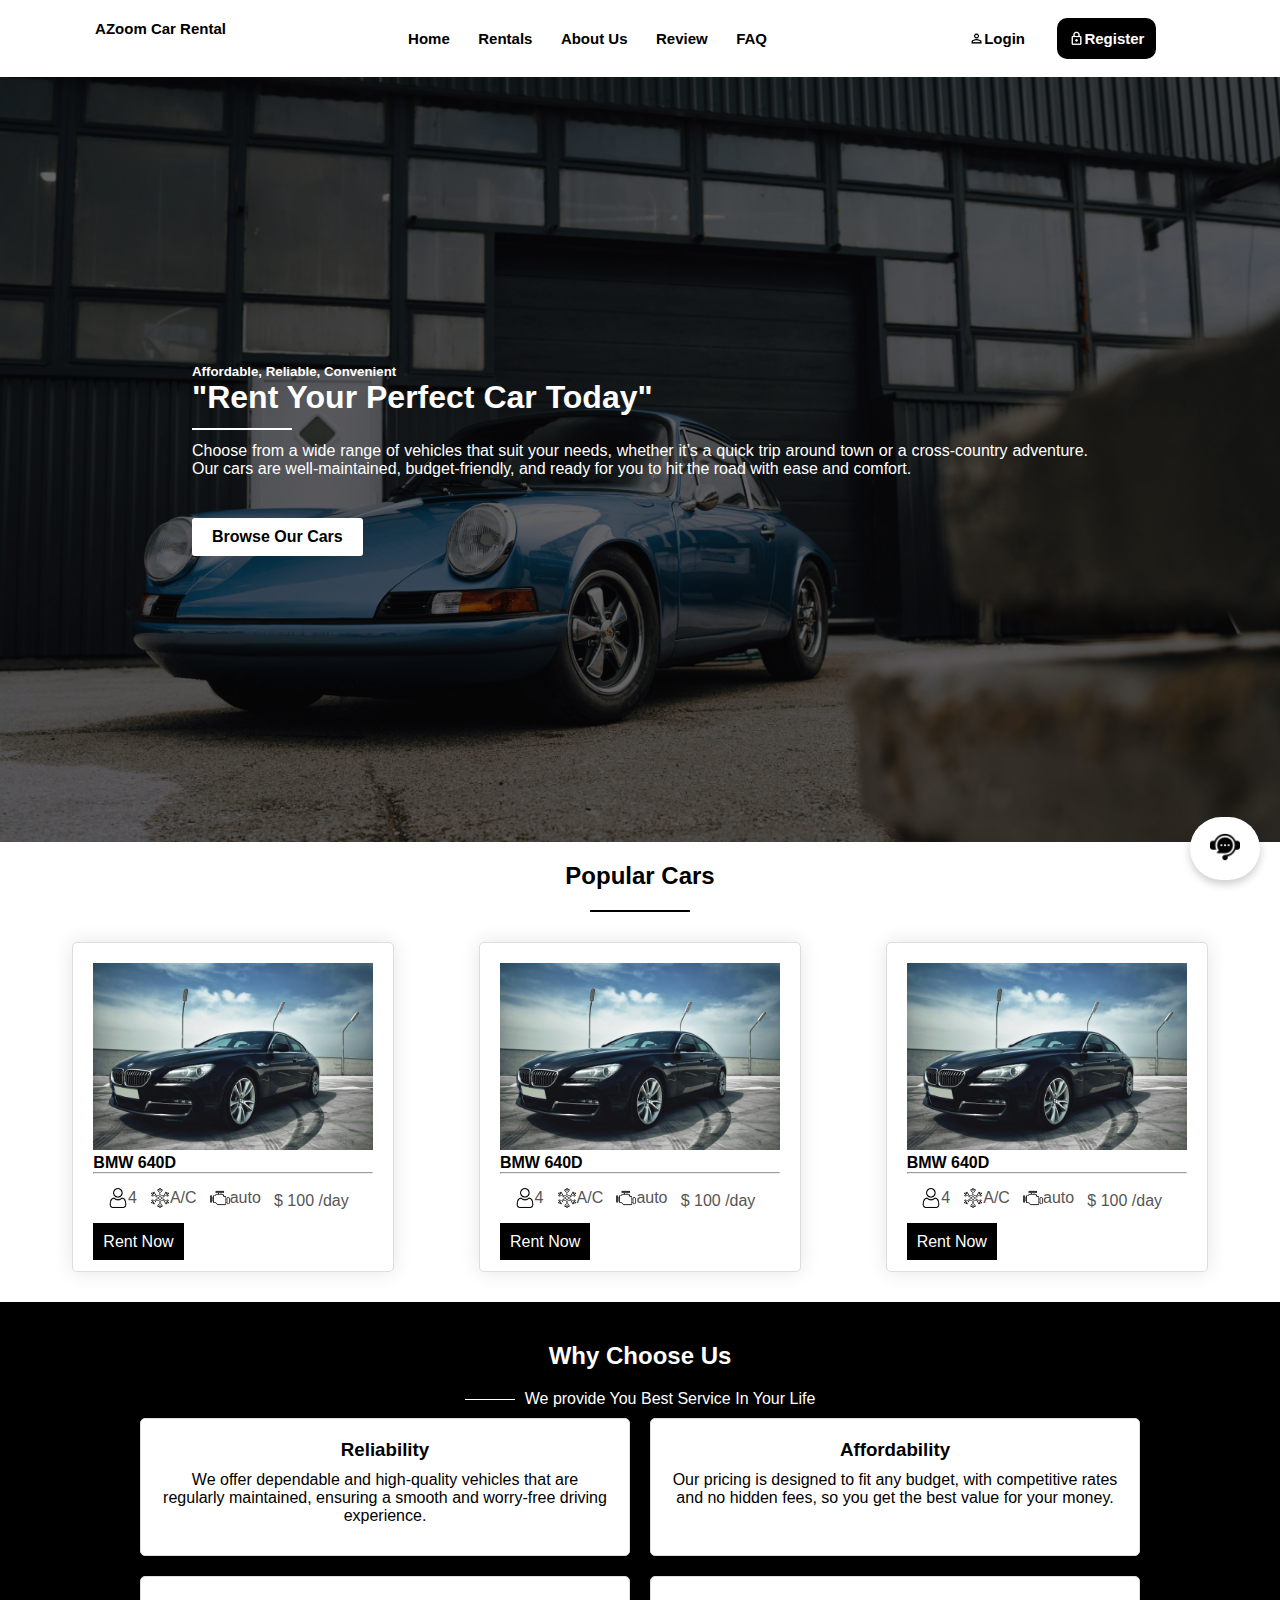
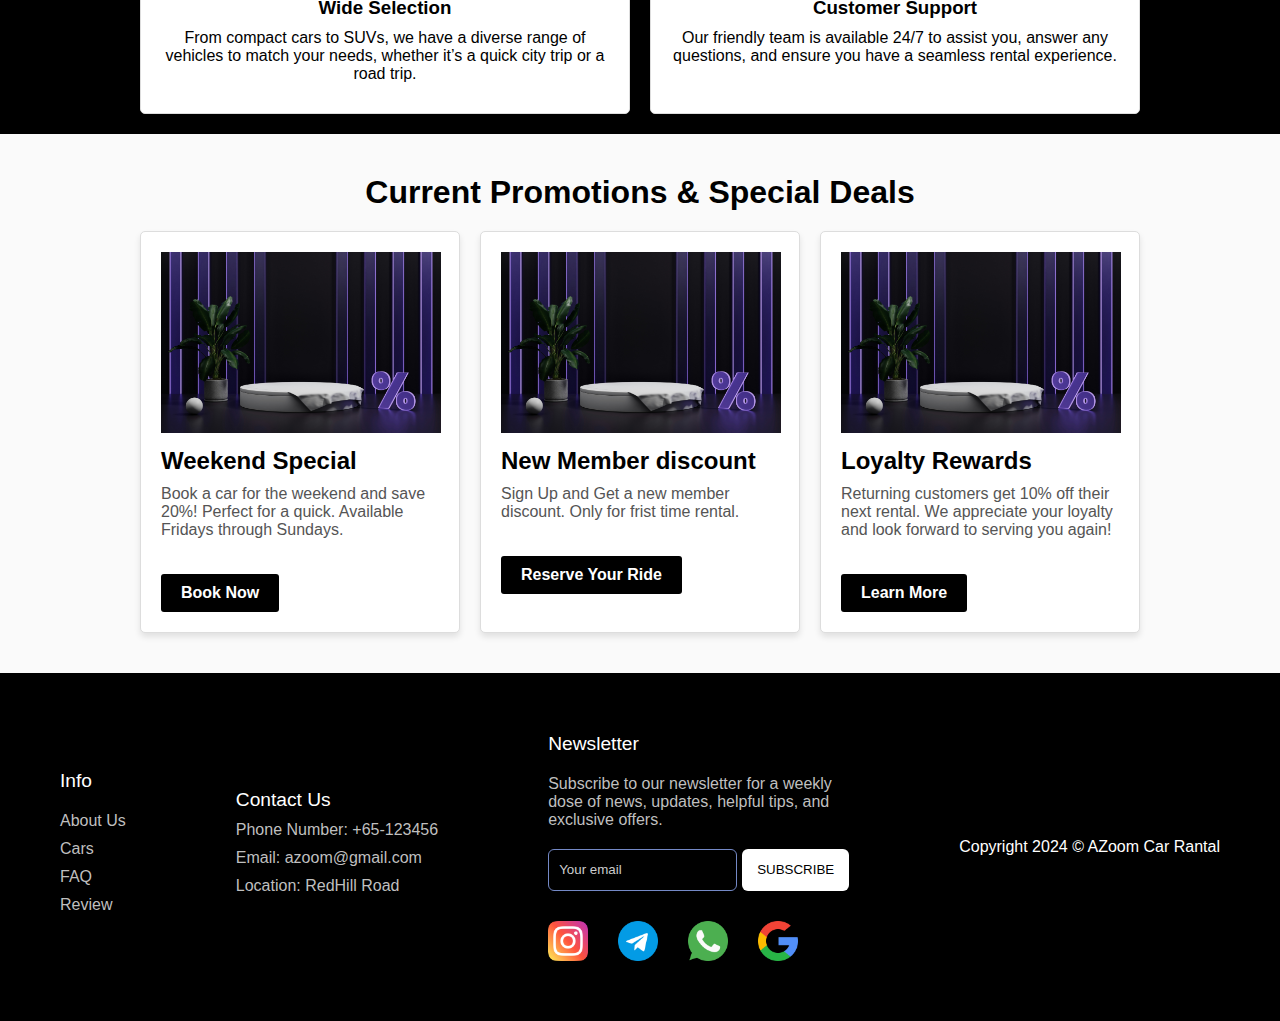
<file: index.html>
<!DOCTYPE html>
<html lang="en">
  <head>
    <meta charset="UTF-8" />
    <meta name="viewport" content="width=device-width, initial-scale=1.0" />
    <title>AZoom Car Rental</title>
    <link rel="stylesheet" href="./resources/css/styles.css" />
  </head>
  <body>
    <!-- Header -->
    <header>
      <div class="title">
        <a href="index.html">AZoom Car Rental</a>
      </div>
      <nav class="nav-bar">
        <ul>
          <li>
            <a href="index.html">Home</a>
          </li>
          <li><a href="rentals.html">Rentals</a></li>
          <li><a href="about.html">About Us</a></li>
          <li><a href="review.html">Review</a></li>
          <li><a href="faq.html">FAQ</a></li>
        </ul>
      </nav>
      <div id="account">
        <ul>
          <li>
            <a href="login.html" id="login"
              ><img
                src="./resources/img/login_light.png"
                alt=""
                id="login_icon"
              />Login</a
            >
          </li>
          <li>
            <a href="register.html" id="register"
              ><img
                src="./resources/img/register_dark.png"
                alt=""
                id="register_icon"
              />Register</a
            >
          </li>
          <li>
            <a href="profile.html" id="profile"
              ><img
                src="./resources/img/user.png"
                alt=""
                id="register_icon"
              />Profile</a
            >
          </li>
        </ul>
      </div>
    </header>
    <!-- Support Button -->
    <button type="submit" class="support-button" onclick="support()"><img src="./resources/img/live-chat.png" alt=""></button>
    <!-- Main -->
    <main>
      <div class="home-banner-container">
        <section class="home-banner">
          <div class="banner-text">
            <h5>Affordable, Reliable, Convenient</h5>
            <h1>"Rent Your Perfect Car Today"</h1>
            <hr id="white-line" />
            <p>
              Choose from a wide range of vehicles that suit your needs, whether
              it’s a quick trip around town or a cross-country adventure. Our
              cars are well-maintained, budget-friendly, and ready for you to
              hit the road with ease and comfort.
            </p>
            <a href="rentals.html" class="button">Browse Our Cars</a>
          </div>
        </section>
      </div>

      <div class="popular-cars-container">
        <h2 class="popular-cars-title">Popular Cars</h2>
        <hr class="black-line1" />
        <div class="popular-cars">
          <div class="car1">
            <img src="./images/BMW_640D.jpg" alt="bmw" />
            <h4>BMW 640D</h4>
            <hr />
            <div class="spec">
              <p class="detail-text1">
                <img src="./resources/img/user.png" /> 4
              </p>
              <p class="detail-text1">
                <img src="./resources/img/air-con.png" /> A/C
              </p>
              <p class="detail-text1">
                <img src="./resources/img/engine.png" /> auto
              </p>
              <p class="price-text">$ 100 <span>/day</span></p>
            </div>

            <a href="details.html?id=3">Rent Now</a>
          </div>
          <div class="car1">
            <img src="./images/BMW_640D.jpg" alt="bmw" />
            <h4>BMW 640D</h4>
            <hr />
            <div class="spec">
              <p class="detail-text1">
                <img src="./resources/img/user.png" /> 4
              </p>
              <p class="detail-text1">
                <img src="./resources/img/air-con.png" /> A/C
              </p>
              <p class="detail-text1">
                <img src="./resources/img/engine.png" /> auto
              </p>
            <p class="price-text">$ 100 <span>/day</span></p>
            </div>
            <a href="details.html?id=3">Rent Now</a>
          </div>
          <div class="car1">
            <img src="./images/BMW_640D.jpg" alt="bmw" />
            <h4>BMW 640D</h4>
            <hr />
            <div class="spec">
              <p class="detail-text1">
                <img src="./resources/img/user.png" /> 4
              </p>
              <p class="detail-text1">
                <img src="./resources/img/air-con.png" /> A/C
              </p>
              <p class="detail-text1">
                <img src="./resources/img/engine.png" /> auto
              </p>
              <p class="price-text">$ 100 <span>/day</span></p>
            </div>

            <a href="details.html?id=3">Rent Now</a>
          </div>
      </div>
      <section class="why-choose-us">
        <h2>Why Choose Us</h2>
        <p>
          <span class="black-line2"></span>We provide You Best Service In Your
          Life
        </p>
        <div class="features">
          <div class="feature">
            <h3>Reliability</h3>
            <p>
              We offer dependable and high-quality vehicles that are regularly
              maintained, ensuring a smooth and worry-free driving experience.
            </p>
          </div>
          <div class="feature">
            <h3>Affordability</h3>
            <p>
              Our pricing is designed to fit any budget, with competitive rates
              and no hidden fees, so you get the best value for your money.
            </p>
          </div>
          <div class="feature">
            <h3>Wide Selection</h3>
            <p>
              From compact cars to SUVs, we have a diverse range of vehicles to
              match your needs, whether it’s a quick city trip or a road trip.
            </p>
          </div>
          <div class="feature">
            <h3>Customer Support</h3>
            <p>
              Our friendly team is available 24/7 to assist you, answer any
              questions, and ensure you have a seamless rental experience.
            </p>
          </div>
        </div>
      </section>

      <section class="promotions" id="promotions">
        <h2>Current Promotions & Special Deals</h2>
        <div class="deals">
          <div class="deal">
            <img src="./images/promo1.jpg" alt="toyota" />
            <h3>Weekend Special</h3>
            <p>
              Book a car for the weekend and save 20%! Perfect for a quick.
              Available Fridays through Sundays.
            </p>
            <a href="#" class="button">Book Now</a>
          </div>
          <div class="deal">
            <img src="./images/promo1.jpg" alt="toyota" />
            <h3>New Member discount</h3>
            <p>
              Sign Up and Get a new member discount. Only for frist time rental.
            </p>
            <a href="#" class="button">Reserve Your Ride</a>
          </div>
          <div class="deal">
            <img src="./images/promo1.jpg" alt="toyota" />
            <h3>Loyalty Rewards</h3>
            <p>
              Returning customers get 10% off their next rental. We appreciate
              your loyalty and look forward to serving you again!
            </p>
            <a href="#" class="button">Learn More</a>
          </div>
        </div>
      </section>
    </main>
    <!-- Footer -->
    <footer>
      <div class="footer-row">
        <div class="footer-col">
          <h4>Info</h4>
          <ul class="links">
            <li><a href="about.html">About Us</a></li>
            <li><a href="rentals.html">Cars</a></li>
            <li><a href="faq.html">FAQ</a></li>
            <li><a href="review.html">Review</a></li>
          </ul>
        </div>
        <div class="footer-col">
          <h4>Contact Us</h4>
          <ul class="contact-info">
            <li>Phone Number: +65-123456</li>
            <li>Email: azoom@gmail.com</li>
            <li>Location: RedHill Road</li>
          </ul>
        </div>
        <div class="footer-col">
          <h4>Newsletter</h4>
          <p>
            Subscribe to our newsletter for a weekly dose of news, updates,
            helpful tips, and exclusive offers.
          </p>
          <form id="subscribe-form">
            <input type="text" name="subscribeEmail" placeholder="Your email" required />
            <button type="submit">SUBSCRIBE</button>
          </form>
          <div class="icons">
            <img src="./resources/img/instagram.png" alt="" />
            <img src="./resources/img/telegram.png" alt="" />
            <img src="./resources/img/whatsapp.png" alt="" />
            <img src="./resources/img/search.png" alt="" />
          </div>
        </div>
        <p>Copyright 2024 &copy; AZoom Car Rantal</p>
      </div>
    </footer>
    <!-- End Of Footer -->

    <script src="./resources/js/app.js"></script>
  </body>
</html>
</file>
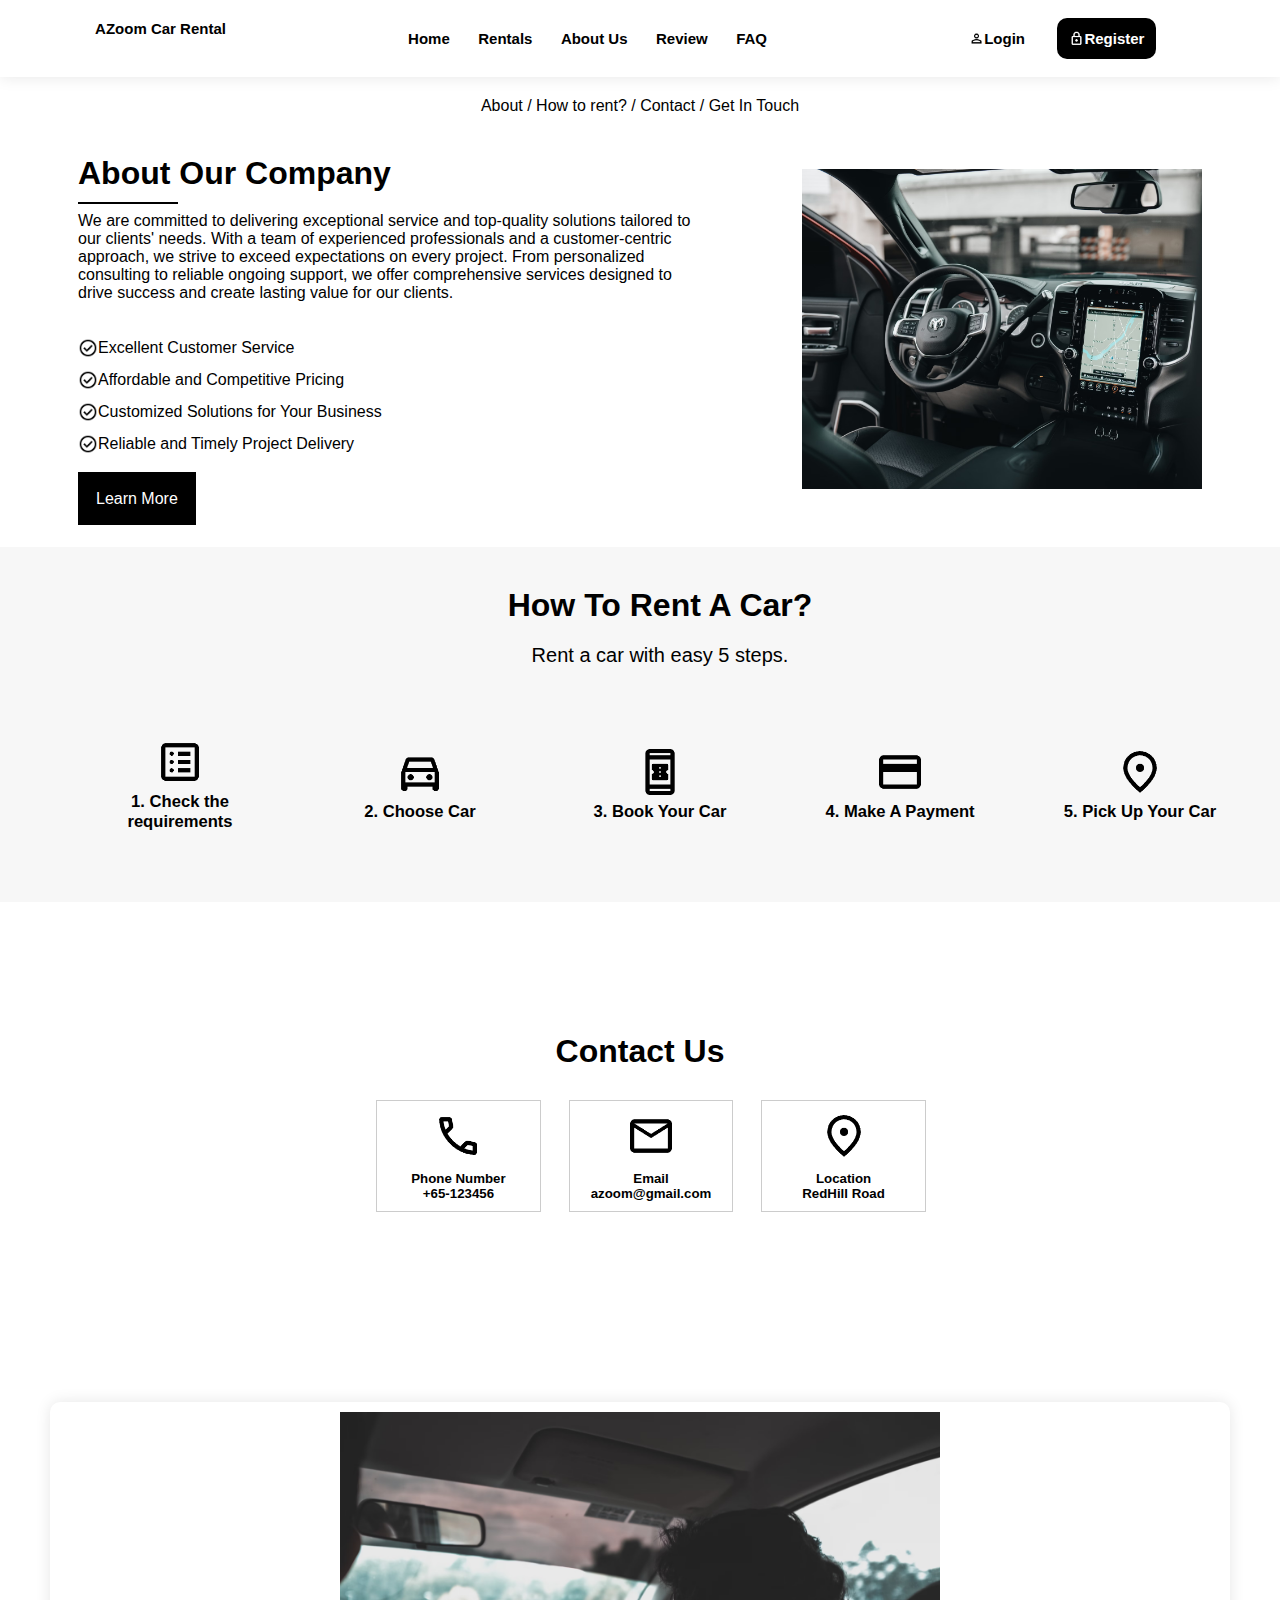
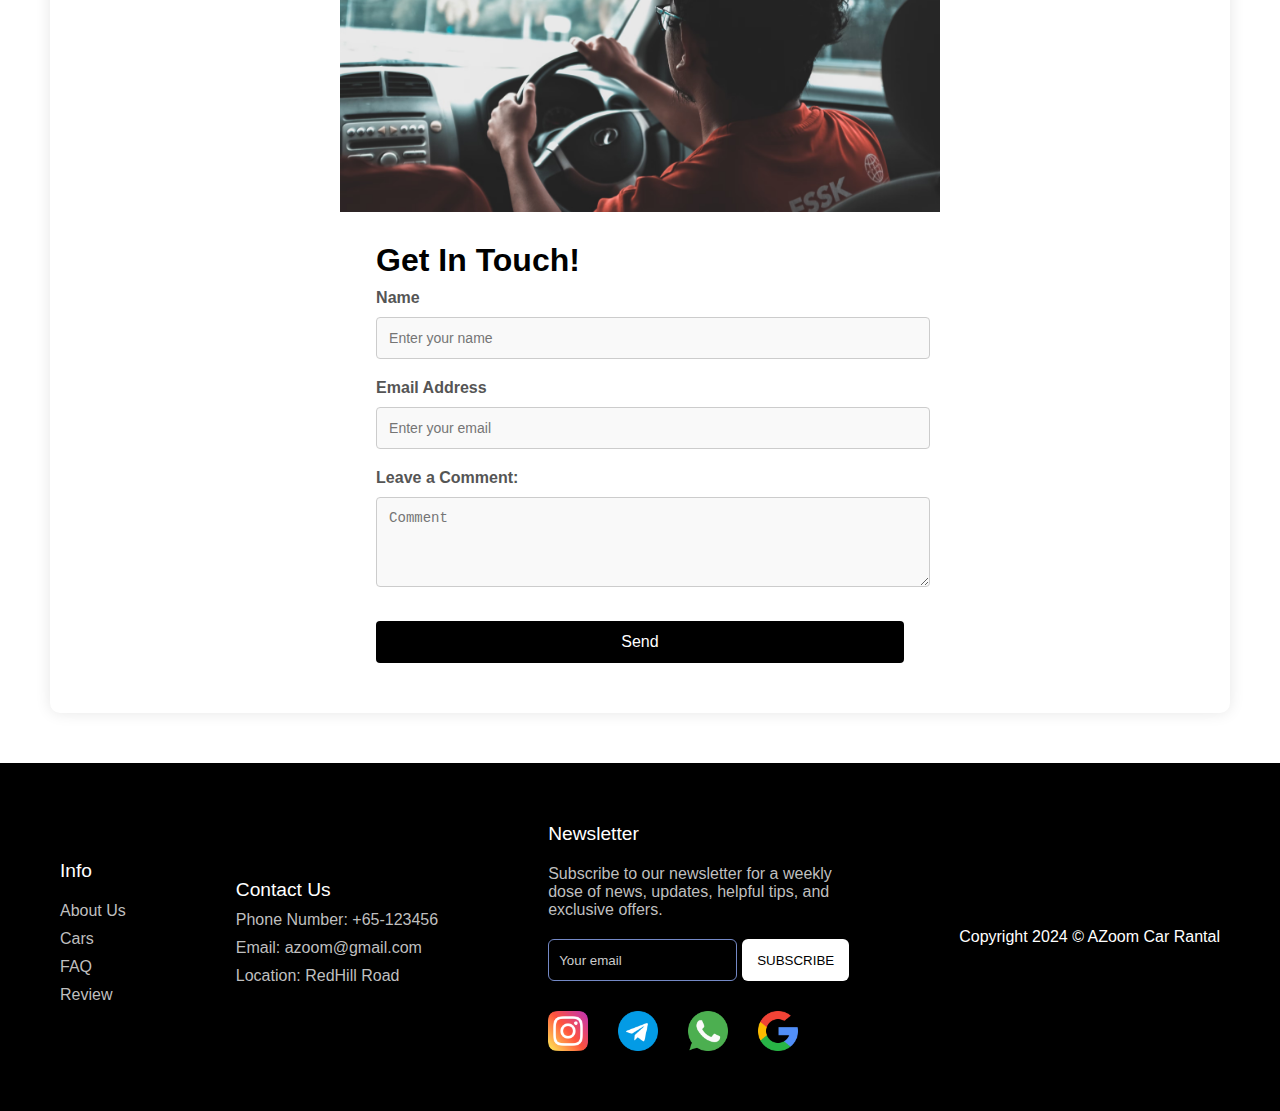
<file: about.html>
<!DOCTYPE html>
<html lang="en">
  <head>
    <meta charset="UTF-8" />
    <meta name="viewport" content="width=device-width, initial-scale=1.0" />
    <title>About Us - AZoom Car Rental</title>
    <link rel="stylesheet" href="./resources/css/styles.css" />
  </head>
  <body class="about-page">
    <!-- Header -->
    <header>
      <div class="title">
        <a href="index.html">AZoom Car Rental</a>
      </div>
      <nav class="nav-bar">
        <ul>
          <li>
            <a href="index.html">Home</a>
          </li>
          <li><a href="rentals.html">Rentals</a></li>
          <li><a href="about.html">About Us</a></li>
          <li><a href="review.html">Review</a></li>
          <li><a href="faq.html">FAQ</a></li>
        </ul>
      </nav>
      <div id="account">
        <ul>
          <li>
            <a href="login.html" id="login"
              ><img
                src="./resources/img/login_light.png"
                alt=""
                id="login_icon"
              />Login</a
            >
          </li>
          <li>
            <a href="register.html" id="register"
              ><img
                src="./resources/img/register_dark.png"
                alt=""
                id="register_icon"
              />Register</a
            >
          </li>
          <li>
            <a href="profile.html" id="profile"
              ><img
                src="./resources/img/user.png"
                alt=""
                id="register_icon"
              />Profile</a
            >
          </li>
        </ul>
      </div>
    </header>
    <main>
      <div class="about-menu">
        <ul>
          <li><a href="#about">About</a></li>
          /
          <li><a href="#how">How to rent?</a></li>
          /
          <li><a href="#contact">Contact</a></li>
          /
          <li><a href="#touch">Get In Touch</a></li>
        </ul>
      </div>
      <div class="about" id="about">
        <div class="about-body">
          <div class="about-text">
            <h1>About Our Company</h1>
            <hr class="black-line3" />
            <p>
              We are committed to delivering exceptional service and top-quality
              solutions tailored to our clients' needs. With a team of
              experienced professionals and a customer-centric approach, we
              strive to exceed expectations on every project. From personalized
              consulting to reliable ongoing support, we offer comprehensive
              services designed to drive success and create lasting value for
              our clients. <br />
            </p>
            <ul>
              <li>
                <img src="./resources/img/check.png" alt="" />Excellent Customer
                Service
              </li>
              <li>
                <img src="./resources/img/check.png" alt="" />Affordable and
                Competitive Pricing
              </li>
              <li>
                <img src="./resources/img/check.png" alt="" />Customized
                Solutions for Your Business
              </li>
              <li>
                <img src="./resources/img/check.png" alt="" />Reliable and
                Timely Project Delivery
              </li>
            </ul>
            <a href="error.html">Learn More</a>
          </div>
          <div class="about-img">
            <img src="./images/car1.avif" alt="" />
          </div>
        </div>
      </div>

      <div class="how-container" id="how">
        <div class="how-header">
          <h1 class="how-title">How to rent a car?</h1>
          <p>Rent a car with easy 5 steps.</p>
        </div>
        <div class="steps">
          <div class="step">
            <img src="./resources/img/list.png" alt="location" />
            <h5>1. Check the requirements</h5>
          </div>
          <div class="step">
            <img src="./resources/img/logo.png" alt="location" />
            <h5>2. Choose Car</h5>
          </div>
          <div class="step">
            <img src="./resources/img/booking.png" alt="location" />
            <h5>3. Book Your Car</h5>
          </div>
          <div class="step">
            <img src="./resources/img/credit_card.png" alt="location" />
            <h5>4. Make A Payment</h5>
          </div>
          <div class="step">
            <img src="./resources/img/location.png" alt="location" />
            <h5>5. Pick Up Your Car</h5>
          </div>
        </div>
      </div>

      <div class="contact-container" id="contact">
        <h1 class="contact-header">Contact Us</h1>
        <div class="contact-body">
          <div class="ph-no">
            <img src="./resources/img/phone.png" alt="phone" />
            <h5>Phone Number</h5>
            <h5>+65-123456</h5>
          </div>
          <div class="email">
            <img src="./resources/img/email.png" alt="email" />
            <h5>Email</h5>
            <h5>azoom@gmail.com</h5>
          </div>
          <div class="location">
            <img src="./resources/img/location.png" alt="location" />
            <h5>Location</h5>
            <h5>RedHill Road</h5>
          </div>
        </div>
      </div>
      <div class="get-in-touch" id="touch">
        <img src="./images/contact.avif" alt="" />
        <form class="git-form">
          <div class="form-container">
            <h1>Get In Touch!</h1>

            <label for="name">Name</label>
            <input
              type="text"
              id="name"
              name="name"
              placeholder="Enter your name"
              required
            />

            <label for="email">Email Address</label>
            <input
              type="email"
              id="email"
              name="email"
              placeholder="Enter your email"
              required
            />

            <label for="comment">Leave a Comment:</label>
            <textarea
              id="comment"
              name="comment"
              class="comment-box"
              rows="4"
              cols="50"
              placeholder="Comment"
            ></textarea>
            <button type="submit" class="send-btn">Send</button>
          </div>
        </form>
      </div>

      <footer>
        <div class="footer-row">
          <div class="footer-col">
            <h4>Info</h4>
            <ul class="links">
              <li><a href="about.html">About Us</a></li>
              <li><a href="rentals.html">Cars</a></li>
              <li><a href="faq.html">FAQ</a></li>
              <li><a href="review.html">Review</a></li>
            </ul>
          </div>
          <div class="footer-col">
            <h4>Contact Us</h4>
            <ul class="contact-info">
              <li>Phone Number: +65-123456</li>
              <li>Email: azoom@gmail.com</li>
              <li>Location: RedHill Road</li>
            </ul>
          </div>
          <div class="footer-col">
            <h4>Newsletter</h4>
            <p>
              Subscribe to our newsletter for a weekly dose of news, updates,
              helpful tips, and exclusive offers.
            </p>
            <form id="subscribe-form">
              <input
                type="text"
                name="subscribeEmail"
                placeholder="Your email"
                required
              />
              <button type="submit">SUBSCRIBE</button>
            </form>
            <div class="icons">
              <img src="./resources/img/instagram.png" alt="" />
              <img src="./resources/img/telegram.png" alt="" />
              <img src="./resources/img/whatsapp.png" alt="" />
              <img src="./resources/img/search.png" alt="" />
            </div>
          </div>
          <p>Copyright 2024 &copy; AZoom Car Rantal</p>
        </div>
      </footer>
      <script src="./resources/js/app.js"></script>
    </main>
  </body>
</html>
</file>
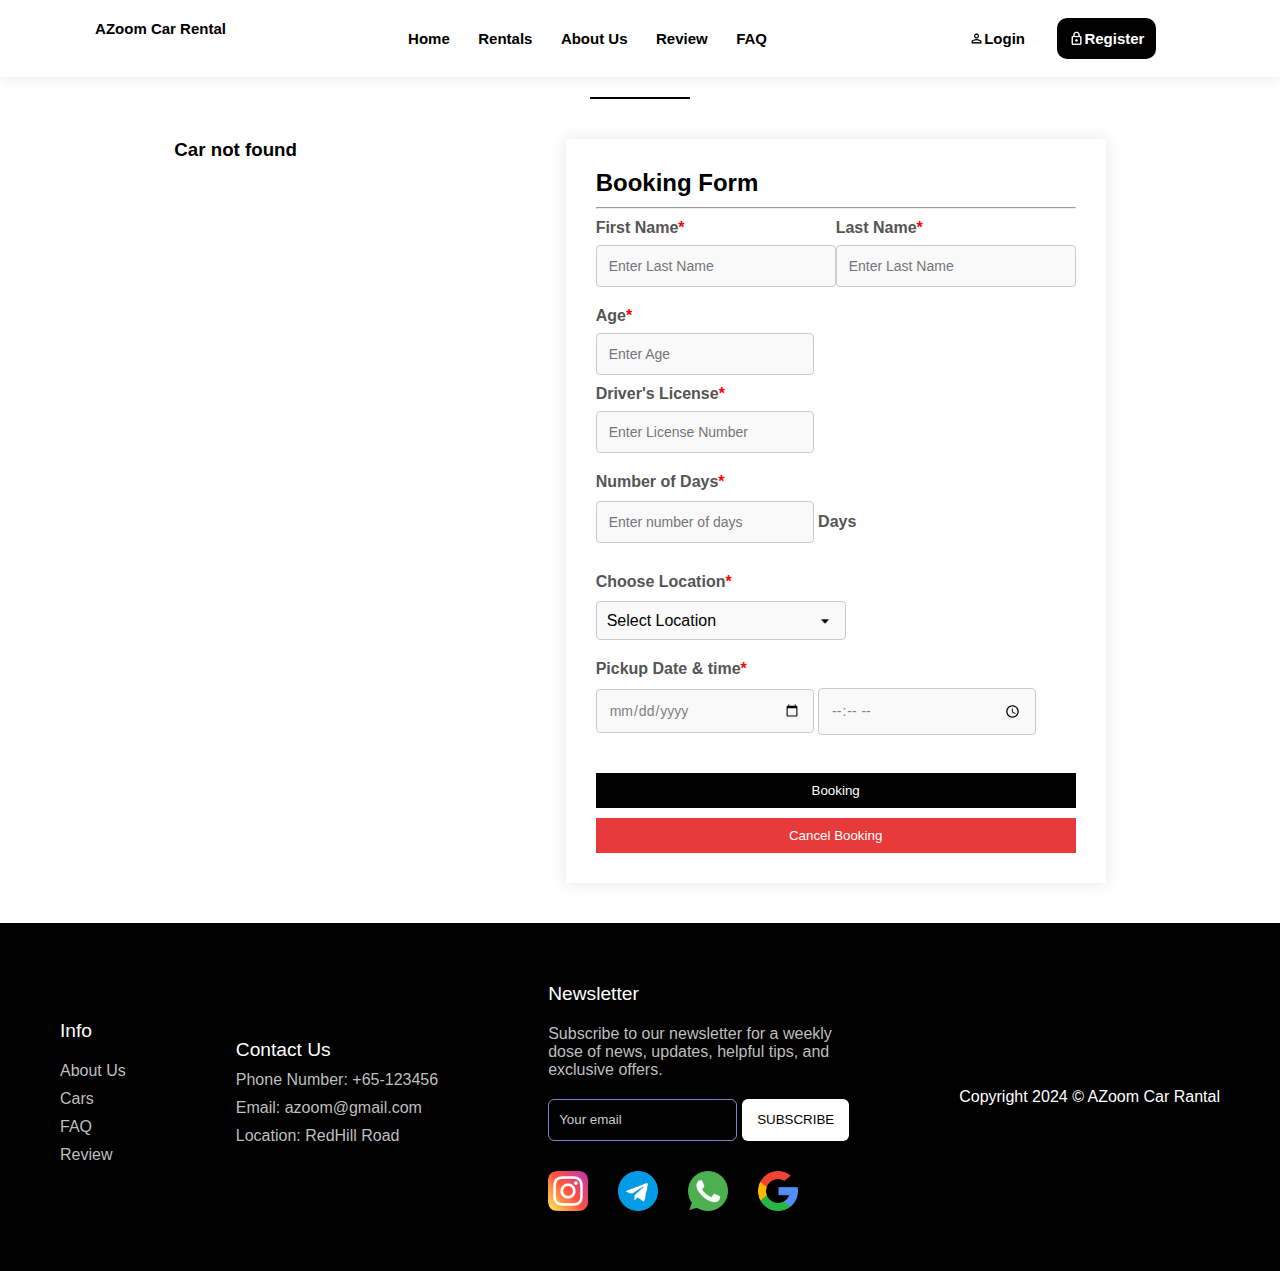
<file: details.html>
<!DOCTYPE html>
<html lang="en">
  <head>
    <meta charset="UTF-8" />
    <meta name="viewport" content="width=device-width, initial-scale=1.0" />
    <title>Support - AZoom Car Rental</title>
    <link rel="stylesheet" href="./resources/css/styles.css" />
  </head>
  <body class="details-page">
    <!-- Header -->
    <header>
      <div class="title">
        <a href="index.html">AZoom Car Rental</a>
      </div>
      <nav class="nav-bar">
        <ul>
          <li>
            <a href="index.html">Home</a>
          </li>
          <li><a href="rentals.html">Rentals</a></li>
          <li><a href="about.html">About Us</a></li>
          <li><a href="review.html">Review</a></li>
          <li><a href="faq.html">FAQ</a></li>
        </ul>
      </nav>
      <div id="account">
        <ul>
          <li>
            <a href="login.html" id="login"
              ><img
                src="./resources/img/login_light.png"
                alt=""
                id="login_icon"
              />Login</a
            >
          </li>
          <li>
            <a href="register.html" id="register"
              ><img
                src="./resources/img/register_dark.png"
                alt=""
                id="register_icon"
              />Register</a
            >
          </li>
          <li>
            <a href="profile.html" id="profile"
              ><img
                src="./resources/img/user.png"
                alt=""
                id="register_icon"
              />Profile</a
            >
          </li>
        </ul>
      </div>
    </header>
    <!-- Main  -->
    <main>
      <div id="car-title"></div>
      <div class="black-line"></div>
      <div class="booking-container">
        <div id="car-details">
          <!-- Details of the car here!!! -->
        </div>
        <!-- Booking Form -->
        <div class="booking-form">
          <h2>Booking Form</h2>
          <hr />
          <form id="booking-form-input">
            <div class="personal-info">
              <div class="name">
                <div>
                  <label for="name">First Name<span>*</span></label>
                  <input
                    type="text"
                    placeholder="Enter Last Name"
                    id="first-name"
                    name="firstName"
                    required
                  />
                </div>
                <div>
                  <label for="name">Last Name<span>*</span></label>
                  <input
                    type="text"
                    placeholder="Enter Last Name"
                    id="last-name"
                    name="lastName"
                    required
                  />
                </div>
              </div>

              <div class="info">
                <label for="age">Age<span>*</span></label>
                <input
                  type="number"
                  placeholder="Enter Age"
                  id="age"
                  min="1"
                  name="age"
                  required
                />
                <label for="driver-license"
                  >Driver's License<span>*</span></label
                >
                <input
                  type="text"
                  placeholder="Enter License Number"
                  id="driver-license"
                  name="license"
                  required
                />
              </div>
            </div>
            <div>
              <div class="rental-type">
                <h4 class="days">Number of Days<span>*</span></h4>
                <div class="rental-day-input">
                  <input
                    type="number"
                    id="day"
                    name="day"
                    min="1"
                    placeholder="Enter number of days"
                    required
                  />
                  <label for="day">Days</label><br />
                </div>
              </div>

              <div class="choose-location">
                <label for="cars">Choose Location<span>*</span></label>
                <select name="locations" id="locations" required>
                  <option value="" selected disabled>Select Location</option>
                  <option value="34 Boon Leat Terrace">
                    34 Boon Leat Terrace
                  </option>
                  <option value=""27 West Coast Highway">27 West Coast Highway</option></select
                ><br />
              </div>
              <div class="pick-up-date-time">
                <label for="pick-up">Pickup Date & time<span>*</span></label>
                <div>
                  <input type="date" id="pick-up" name="pickUp" required />
                  <input
                    type="time"
                    id="pick-up-time"
                    name="pickUpTime"
                    required
                  />
                </div>
              </div>
              <br />
              <button type="submit" class="booking-btn" id="booking-btn">
                Booking
              </button>
              <button type="button" class="cancel-btn" id="cancel-btn">
                Cancel Booking
              </button>
            </div>
          </form>
        </div>
      </div>
      <footer>
        <div class="footer-row">
          <div class="footer-col">
            <h4>Info</h4>
            <ul class="links">
              <li><a href="about.html">About Us</a></li>
              <li><a href="rentals.html">Cars</a></li>
              <li><a href="faq.html">FAQ</a></li>
              <li><a href="review.html">Review</a></li>
            </ul>
          </div>
          <div class="footer-col">
            <h4>Contact Us</h4>
            <ul class="contact-info">
              <li>Phone Number: +65-123456</li>
              <li>Email: azoom@gmail.com</li>
              <li>Location: RedHill Road</li>
            </ul>
          </div>
          <div class="footer-col">
            <h4>Newsletter</h4>
            <p>
              Subscribe to our newsletter for a weekly dose of news, updates,
              helpful tips, and exclusive offers.
            </p>
            <form id="subscribe-form">
              <input
                type="text"
                name="subscribeEmail"
                placeholder="Your email"
                required
              />
              <button type="submit">SUBSCRIBE</button>
            </form>
            <div class="icons">
              <img src="./resources/img/instagram.png" alt="" />
              <img src="./resources/img/telegram.png" alt="" />
              <img src="./resources/img/whatsapp.png" alt="" />
              <img src="./resources/img/search.png" alt="" />
            </div>
          </div>
          <p>Copyright 2024 &copy; AZoom Car Rantal</p>
        </div>
      </footer>
    </main>
    <!-- JavaScript -->
    <script src="./resources/js/app.js"></script>
  </body>
</html>
</file>
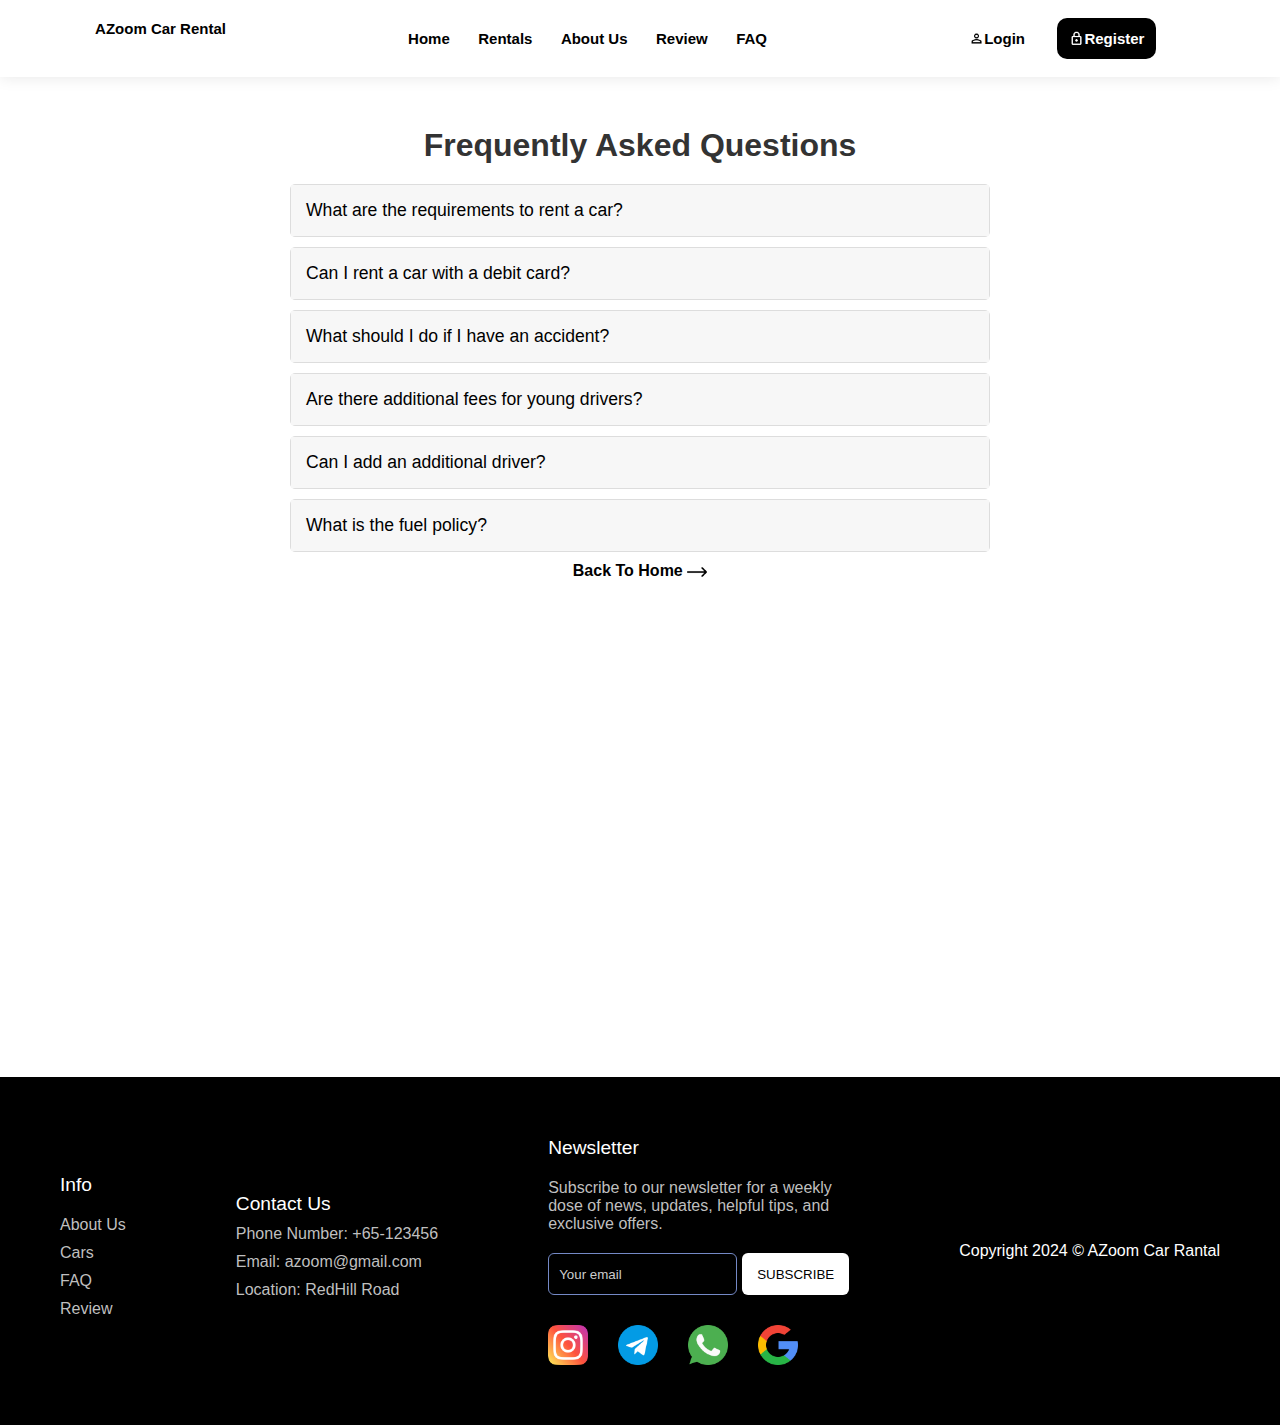
<file: faq.html>
<!DOCTYPE html>
<html lang="en">
  <head>
    <meta charset="UTF-8" />
    <meta name="viewport" content="width=device-width, initial-scale=1.0" />
    <title>Support - AZoom Car Rental</title>
    <link rel="stylesheet" href="./resources/css/styles.css" />
  </head>
  <body>
    <!-- Header -->
    <header>
      <div class="title">
        <a href="index.html">AZoom Car Rental</a>
      </div>
      <nav class="nav-bar">
        <ul>
          <li>
            <a href="index.html">Home</a>
          </li>
          <li><a href="rentals.html">Rentals</a></li>
          <li><a href="about.html">About Us</a></li>
          <li><a href="review.html">Review</a></li>
          <li><a href="faq.html">FAQ</a></li>
        </ul>
      </nav>
      <div id="account">
        <ul>
          <li>
            <a href="login.html" id="login"
              ><img
                src="./resources/img/login_light.png"
                alt=""
                id="login_icon"
              />Login</a
            >
          </li>
          <li>
            <a href="register.html" id="register"
              ><img
                src="./resources/img/register_dark.png"
                alt=""
                id="register_icon"
              />Register</a
            >
          </li>
          <li>
            <a href="profile.html" id="profile"
              ><img
                src="./resources/img/user.png"
                alt=""
                id="register_icon"
              />Profile</a
            >
          </li>
        </ul>
      </div>
    </header>
    <main>
      <div class="faq-container">
        <h2>Frequently Asked Questions</h2>

        <div class="faq-item">
          <button class="faq-question">
            What are the requirements to rent a car?
          </button>
          <div class="faq-answer">
            <p>
              To rent a car, you must be at least 21 years old, have a valid
              driver's license, and provide a credit card for the security
              deposit. Some restrictions apply for drivers under 25.
            </p>
          </div>
        </div>

        <div class="faq-item">
          <button class="faq-question">
            Can I rent a car with a debit card?
          </button>
          <div class="faq-answer">
            <p>
              Yes, you can use a debit card for payment. However, a credit card
              is usually required for the security deposit. Please check our
              specific requirements for more details.
            </p>
          </div>
        </div>

        <div class="faq-item">
          <button class="faq-question">
            What should I do if I have an accident?
          </button>
          <div class="faq-answer">
            <p>
              If you're involved in an accident, please contact the local
              authorities and inform our customer service team immediately.
              We'll assist you through the process.
            </p>
          </div>
        </div>

        <div class="faq-item">
          <button class="faq-question">
            Are there additional fees for young drivers?
          </button>
          <div class="faq-answer">
            <p>
              Yes, there may be an additional fee for drivers under 25 years
              old. This fee covers higher insurance costs associated with
              younger drivers.
            </p>
          </div>
        </div>

        <div class="faq-item">
          <button class="faq-question">Can I add an additional driver?</button>
          <div class="faq-answer">
            <p>
              Yes, you can add an additional driver for a small daily fee. The
              additional driver must meet the same rental requirements and
              provide a valid driver’s license.
            </p>
          </div>
        </div>

        <div class="faq-item">
          <button class="faq-question">What is the fuel policy?</button>
          <div class="faq-answer">
            <p>
              We offer a full-to-full fuel policy. This means you should return
              the car with a full tank. If the car is returned with less fuel, a
              refueling fee will be charged.
            </p>
          </div>
        </div>
        <a href="index.html" class="back-home"
          >Back To Home <img src="./resources/img/right-arrow.png" alt=""
        /></a>
      </div>
    </main>
    <footer>
      <div class="footer-row">
        <div class="footer-col">
          <h4>Info</h4>
          <ul class="links">
            <li><a href="about.html">About Us</a></li>
            <li><a href="rentals.html">Cars</a></li>
            <li><a href="faq.html">FAQ</a></li>
            <li><a href="review.html">Review</a></li>
          </ul>
        </div>
        <div class="footer-col">
          <h4>Contact Us</h4>
          <ul class="contact-info">
            <li>Phone Number: +65-123456</li>
            <li>Email: azoom@gmail.com</li>
            <li>Location: RedHill Road</li>
          </ul>
        </div>
        <div class="footer-col">
          <h4>Newsletter</h4>
          <p>
            Subscribe to our newsletter for a weekly dose of news, updates,
            helpful tips, and exclusive offers.
          </p>
          <form id="subscribe-form">
            <input
              type="text"
              name="subscribeEmail"
              placeholder="Your email"
              required
            />
            <button type="submit">SUBSCRIBE</button>
          </form>
          <div class="icons">
            <img src="./resources/img/instagram.png" alt="" />
            <img src="./resources/img/telegram.png" alt="" />
            <img src="./resources/img/whatsapp.png" alt="" />
            <img src="./resources/img/search.png" alt="" />
          </div>
        </div>
        <p>Copyright 2024 &copy; AZoom Car Rantal</p>
      </div>
    </footer>

    <script src="./resources/js/app.js"></script>
    <script>
      document.querySelectorAll(".faq-question").forEach((button) => {
        button.addEventListener("click", () => {
          const answer = button.nextElementSibling;
          button.classList.toggle("active");
          answer.style.maxHeight = answer.style.maxHeight
            ? null
            : answer.scrollHeight + "px";
        });
      });
    </script>
  </body>
</html>
</file>
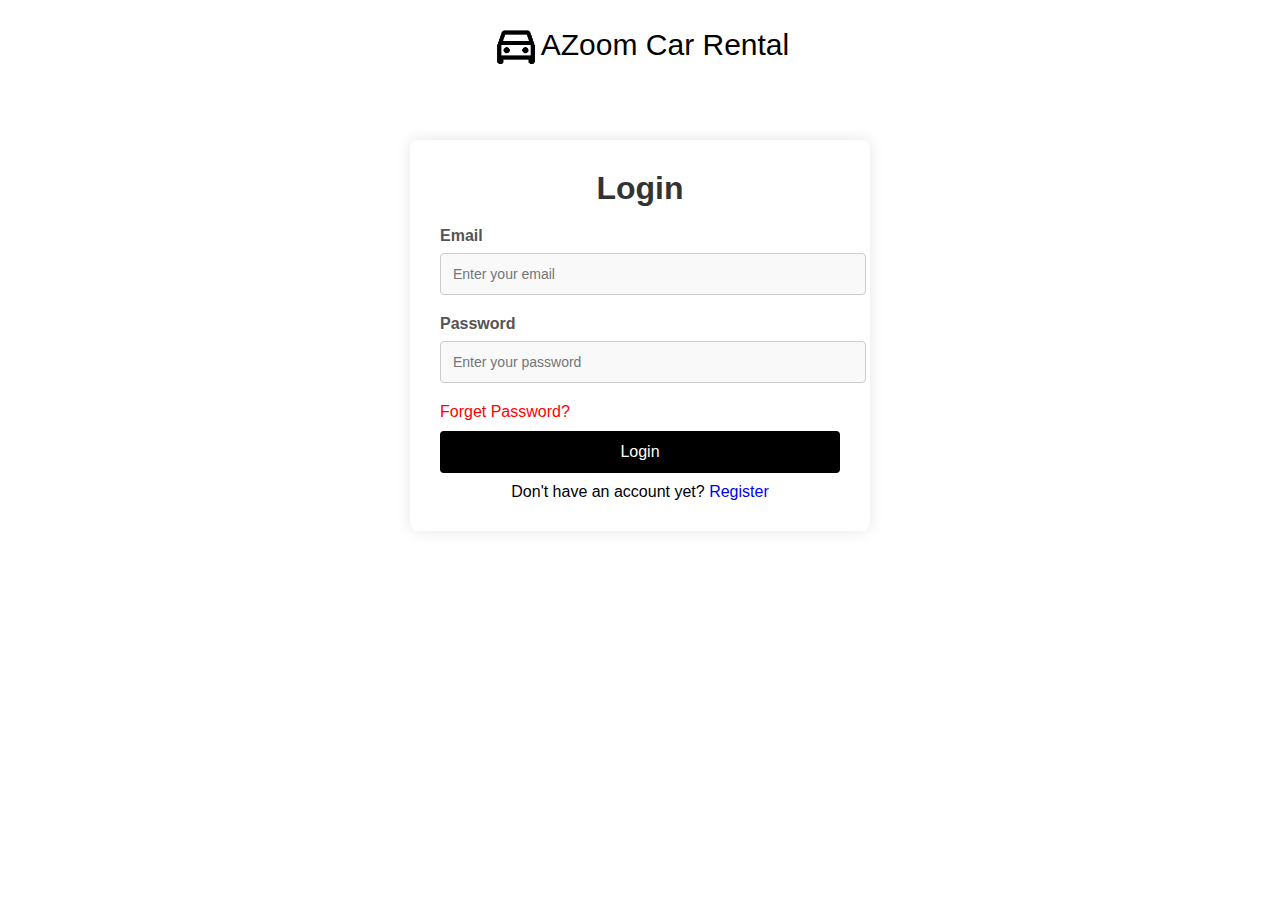
<file: login.html>
<!DOCTYPE html>
<html lang="en">
  <head>
    <meta charset="UTF-8" />
    <meta name="viewport" content="width=device-width, initial-scale=1.0" />
    <title>Login - AZoom Car Rental</title>
    <link rel="stylesheet" href="./resources/css/login.css" />
  </head>
  <body class="login-page">
    <header>
      <img src="./resources/img/logo.png" alt="logo" id="logo" />
      <a href="index.html">AZoom Car Rental</a>
    </header>
    <main>
      <form class="form-container">
        <h1>Login</h1>

        <label for="username">Email</label>
        <input
          type="email"
          id="email"
          name="email"
          placeholder="Enter your email"
          required
        />

        <label for="password">Password</label>
        <input
          type="password"
          id="password"
          name="password"
          placeholder="Enter your password"
          required
        />
        <a href="error.html" id="forgot-password">Forget Password?</a>
        <button type="submit">Login</button>
        <p style="text-align: center">
          Don't have an account yet?
          <a href="register.html" class="register-acc">Register</a>
        </p>
      </form>
    </main>

    <script>
      const form = document.querySelector("form");
      form.addEventListener("submit", (e) => {
        e.preventDefault();

        const email = form.email.value;
        const password = form.password.value;

        const emailFromStorage = localStorage.getItem("email");
        const passwordFromStorage = localStorage.getItem("password");
        if (email == emailFromStorage && password == passwordFromStorage) {
          localStorage.setItem("isLoggedIn", true);
          alert("Successfully login.");
          window.location.href = "rentals.html";
        } else {
          alert("Wrong Email or Password. Try Again!");
          return;
        }
      });
    </script>
  </body>
</html>
</file>
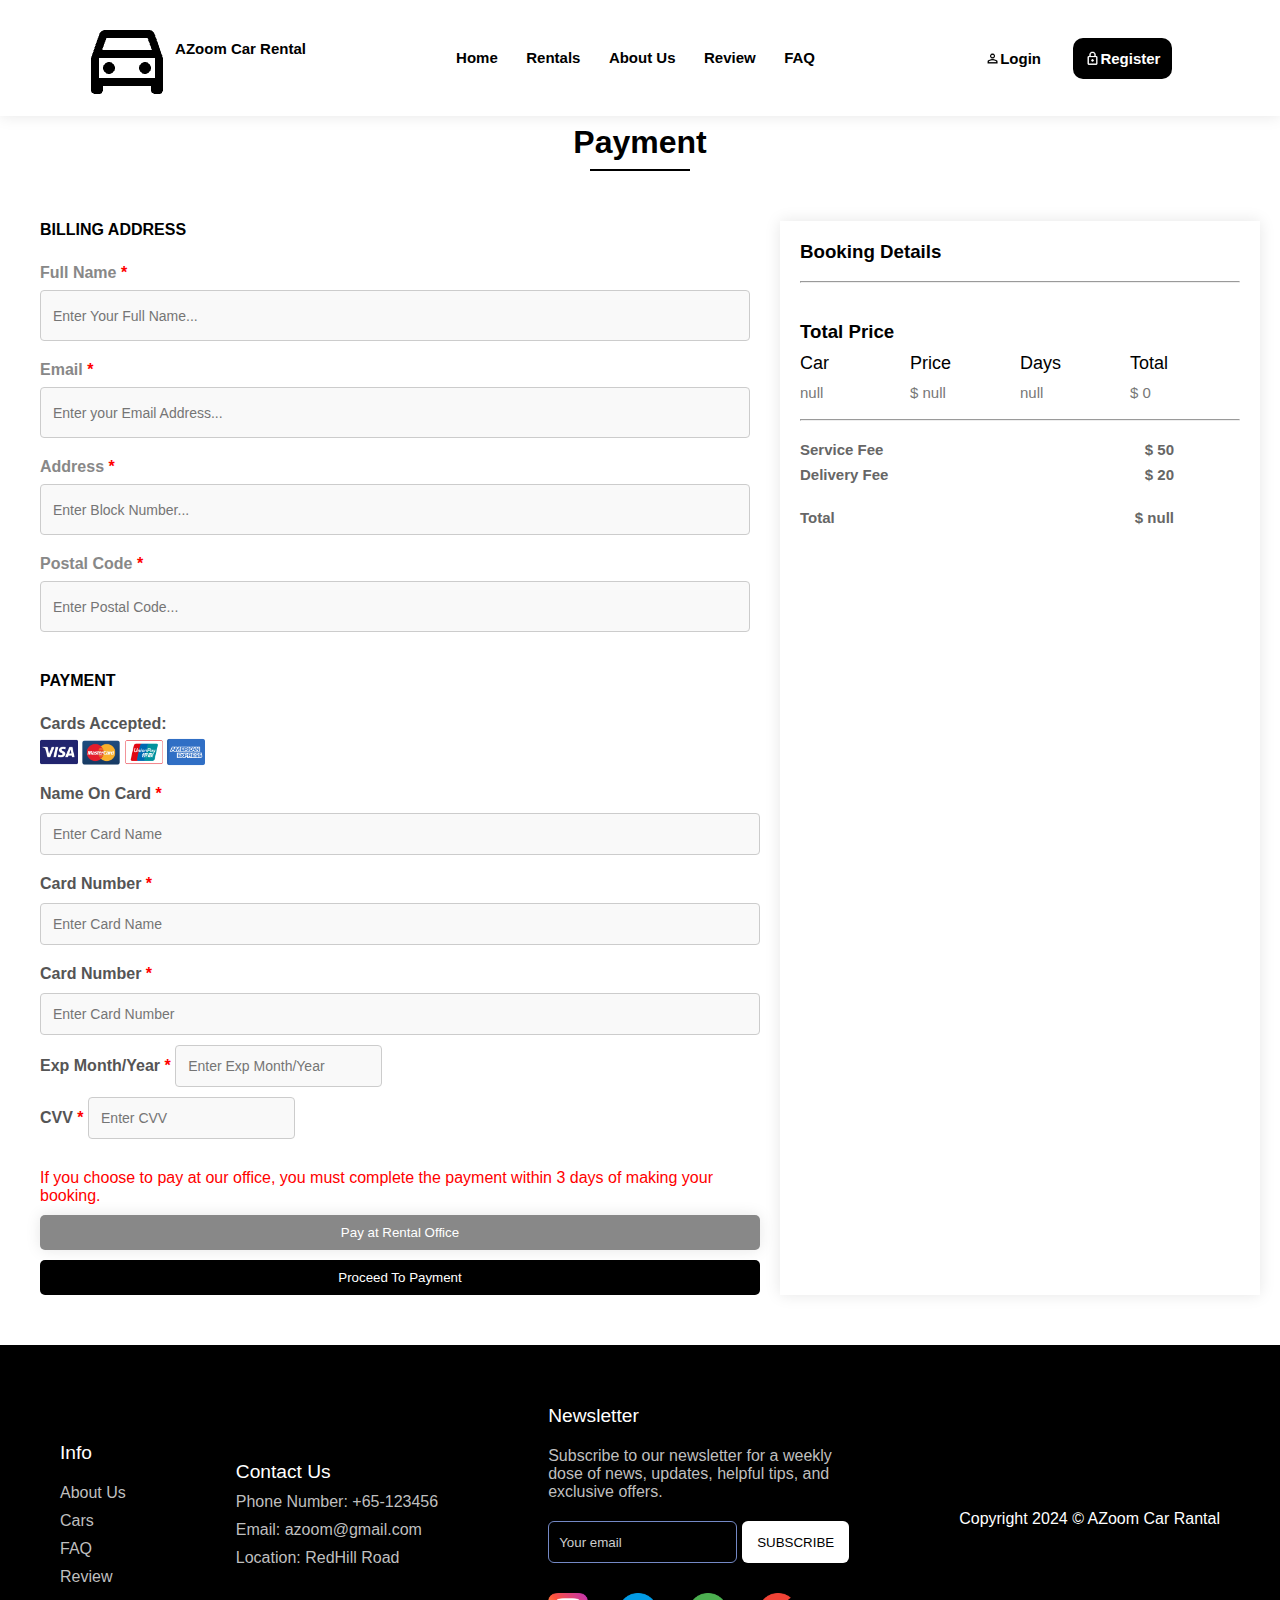
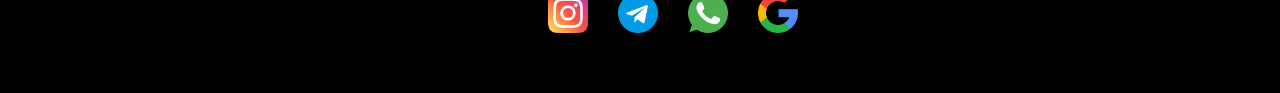
<file: payment.html>
<!DOCTYPE html>
<html lang="en">
  <head>
    <meta charset="UTF-8" />
    <meta name="viewport" content="width=device-width, initial-scale=1.0" />
    <title>Rentals - AZoom Car Rental</title>
    <link rel="stylesheet" href="./resources/css/styles.css" />
  </head>
  <body class="payment-page">
    <!-- Header -->
    <header>
      <div class="title">
        <img src="./resources/img/logo.png" alt="logo" id="logo" />
        <a href="index.html">AZoom Car Rental</a>
      </div>
      <nav class="nav-bar">
        <ul>
          <li>
            <a href="index.html">Home</a>
          </li>
          <li><a href="rentals.html">Rentals</a></li>
          <li><a href="about.html">About Us</a></li>
          <li><a href="review.html">Review</a></li>
          <li><a href="faq.html">FAQ</a></li>
        </ul>
      </nav>
      <div id="account">
        <ul>
          <li>
            <a href="login.html" id="login"
              ><img
                src="./resources/img/login_light.png"
                alt=""
                id="login_icon"
              />Login</a
            >
          </li>
          <li>
            <a href="register.html" id="register"
              ><img
                src="./resources/img/register_dark.png"
                alt=""
                id="register_icon"
              />Register</a
            >
          </li>
          <li>
            <a href="profile.html" id="profile"
              ><img
                src="./resources/img/user.png"
                alt=""
                id="register_icon"
              />Profile</a
            >
          </li>
        </ul>
      </div>
    </header>
    <main>
      <h1 class="payment-title">Payment</h1>
      <hr class="black-line" />
      <div class="billing-details-container">
        <div class="billing-details">
          <h4>BILLING ADDRESS</h4>
          <form class="billing-forms">
            <div id="billing" class="billing">
              <label for="name">Full Name <span>*</span></label>
              <input
                type="text"
                placeholder="Enter Your Full Name..."
                id="full-name"
                required
              />

              <label for="email">Email <span>*</span></label>
              <input
                type="email"
                placeholder="Enter your Email Address..."
                id="email"
                required
              />

              <label for="block-num">Address <span>*</span></label>
              <input
                type="text"
                placeholder="Enter Block Number..."
                id="address"
                required
              />

              <label for="postal-code">Postal Code <span>*</span></label>
              <input
                type="text"
                placeholder="Enter Postal Code..."
                id="postal-code"
                required
              />
            </div>
            <div class="payment-container">
              <h4 class="payment-methods-title">PAYMENT</h4>
              <div class="payment">
                <div class="cards">
                  <p>Cards Accepted:</p>
                  <img src="./resources/img/visa.png" alt="visa" />
                  <img
                    src="./resources/img/master-card.png"
                    alt="master-card"
                  />
                  <img src="./resources/img/unionpay.png" alt="union-pay" />
                  <img
                    src="./resources/img/american-express.png"
                    alt="american-express"
                  />
                </div>
                <label for="name">Name On Card <span>*</span></label>
                <input
                  type="text"
                  placeholder="Enter Card Name"
                  id="card-name"
                  required
                />

                <label for="name">Card Number <span>*</span></label>
                <input
                  type="text"
                  placeholder="Enter Card Name"
                  id="card-name"
                  required
                />

                <label for="name">Card Number <span>*</span></label>
                <input
                  type="text"
                  placeholder="Enter Card Number"
                  id="card-num"
                  required
                />

                <div class="cvv-container">
                  <div>
                    <label for="name">Exp Month/Year <span>*</span></label>
                    <input
                      type="text"
                      placeholder="Enter Exp Month/Year"
                      id="card-name"
                      required
                    />
                  </div>

                  <div>
                    <label for="name">CVV <span>*</span></label>
                    <input
                      type="text"
                      placeholder="Enter CVV"
                      id="cvv"
                      required
                    />
                  </div>
                </div>
              </div>
            </div>
            <p id="warn">
              If you choose to pay at our office, you must complete the payment
              within 3 days of making your booking.
            </p>
            <!-- Buttons -->
            <button
              type="button"
              class="cancel-payment-btn"
              id="office-payment-btn"
            >
              Pay at Rental Office
            </button>
            <button type="submit" class="make-payment" id="make-payment-btn">
              Proceed To Payment
            </button>
          </form>
        </div>

        <!-- Booking Details that the customer order -->
        <div class="order-details">
          <h3>Booking Details</h3>
          <br />
          <hr />
          <br />
          <div id="order-info"></div>
          <div id="subtotal">
            <h3>Total Price</h3>
            <div id="total-price"></div>
          </div>
        </div>
      </div>
    </main>
    <footer>
      <div class="footer-row">
        <div class="footer-col">
          <h4>Info</h4>
          <ul class="links">
            <li><a href="about.html">About Us</a></li>
            <li><a href="rentals.html">Cars</a></li>
            <li><a href="faq.html">FAQ</a></li>
            <li><a href="review.html">Review</a></li>
          </ul>
        </div>
        <div class="footer-col">
          <h4>Contact Us</h4>
          <ul class="contact-info">
            <li>Phone Number: +65-123456</li>
            <li>Email: azoom@gmail.com</li>
            <li>Location: RedHill Road</li>
          </ul>
        </div>
        <div class="footer-col">
          <h4>Newsletter</h4>
          <p>
            Subscribe to our newsletter for a weekly dose of news, updates,
            helpful tips, and exclusive offers.
          </p>
          <form id="subscribe-form">
            <input
              type="text"
              name="subscribeEmail"
              placeholder="Your email"
              required
            />
            <button type="submit">SUBSCRIBE</button>
          </form>
          <div class="icons">
            <img src="./resources/img/instagram.png" alt="" />
            <img src="./resources/img/telegram.png" alt="" />
            <img src="./resources/img/whatsapp.png" alt="" />
            <img src="./resources/img/search.png" alt="" />
          </div>
        </div>
        <p>Copyright 2024 &copy; AZoom Car Rantal</p>
      </div>
    </footer>

    <script src="./resources/js/app.js"></script>
  </body>
</html>
</file>
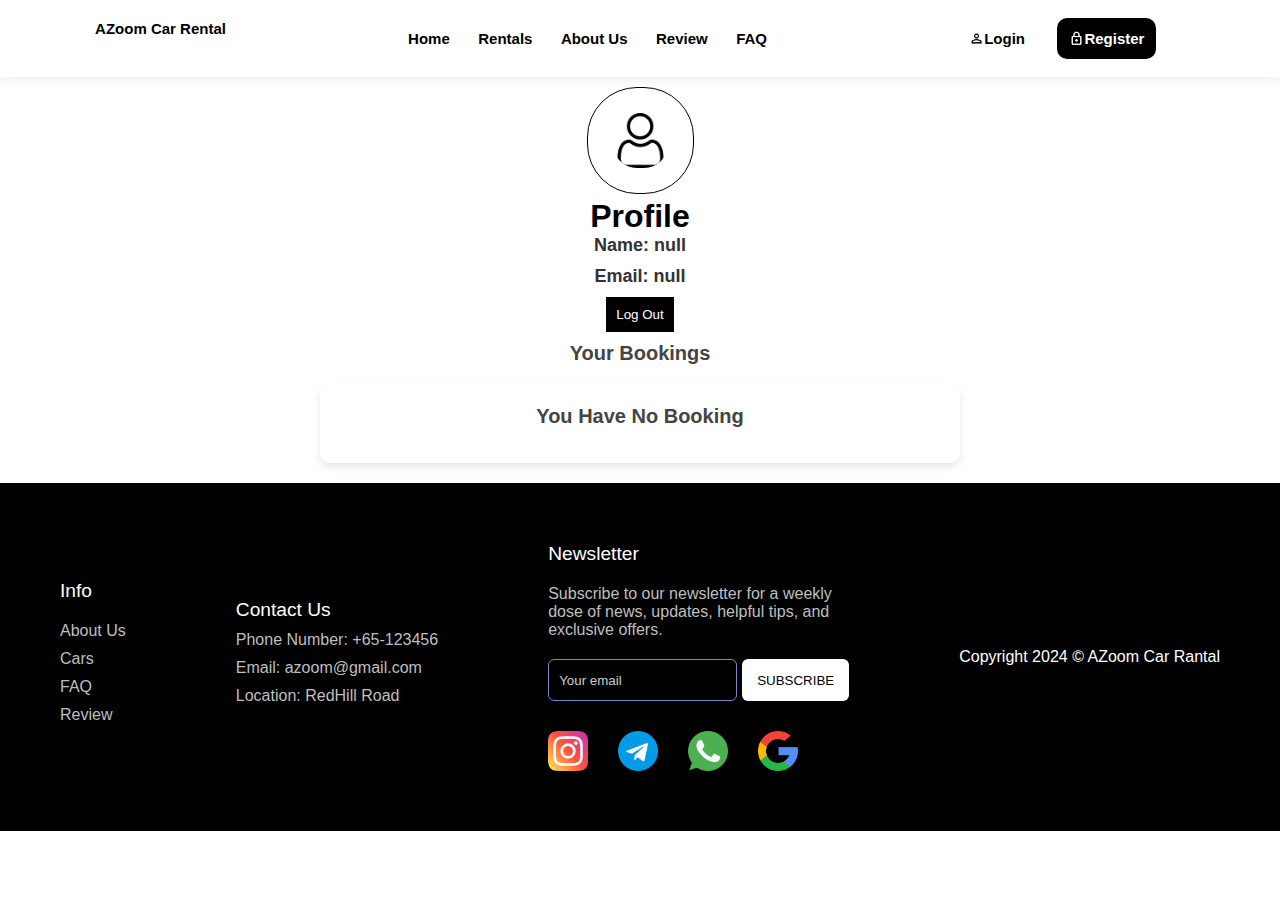
<file: profile.html>
<!DOCTYPE html>
<html lang="en">
  <head>
    <meta charset="UTF-8" />
    <meta name="viewport" content="width=device-width, initial-scale=1.0" />
    <title>Support - AZoom Car Rental</title>
    <link rel="stylesheet" href="./resources/css/styles.css" />
  </head>
  <body class="profile-page">
    <!-- Header -->
    <header>
      <div class="title">
        <a href="index.html">AZoom Car Rental</a>
      </div>
      <nav class="nav-bar">
        <ul>
          <li>
            <a href="index.html">Home</a>
          </li>
          <li><a href="rentals.html">Rentals</a></li>
          <li><a href="about.html">About Us</a></li>
          <li><a href="review.html">Review</a></li>
          <li><a href="faq.html">FAQ</a></li>
        </ul>
      </nav>
      <div id="account">
        <ul>
          <li>
            <a href="login.html" id="login"
              ><img
                src="./resources/img/login_light.png"
                alt=""
                id="login_icon"
              />Login</a
            >
          </li>
          <li>
            <a href="register.html" id="register"
              ><img
                src="./resources/img/register_dark.png"
                alt=""
                id="register_icon"
              />Register</a
            >
          </li>
          <li>
            <a href="profile.html" id="profile"
              ><img
                src="./resources/img/user.png"
                alt=""
                id="register_icon"
              />Profile</a
            >
          </li>
        </ul>
      </div>
    </header>
    <main>
      <div class="profile">
        <div class="profile-container">
          <img src="./resources/img/user.png" alt="" />
          <h1>Profile</h1>
          <div id="profile-info"></div>
          <button id="logout-btn">Log Out</button>
        </div>
        <h3 class="profile-title">Your Bookings</h3>
        <div id="bookings"></div>
      </div>

      <footer>
        <div class="footer-row">
          <div class="footer-col">
            <h4>Info</h4>
            <ul class="links">
              <li><a href="about.html">About Us</a></li>
              <li><a href="rentals.html">Cars</a></li>
              <li><a href="faq.html">FAQ</a></li>
              <li><a href="review.html">Review</a></li>
            </ul>
          </div>
          <div class="footer-col">
            <h4>Contact Us</h4>
            <ul class="contact-info">
              <li>Phone Number: +65-123456</li>
              <li>Email: azoom@gmail.com</li>
              <li>Location: RedHill Road</li>
            </ul>
          </div>
          <div class="footer-col">
            <h4>Newsletter</h4>
            <p>
              Subscribe to our newsletter for a weekly dose of news, updates,
              helpful tips, and exclusive offers.
            </p>
            <form id="subscribe-form">
              <input
                type="text"
                name="subscribeEmail"
                placeholder="Your email"
                required
              />
              <button type="submit">SUBSCRIBE</button>
            </form>
            <div class="icons">
              <img src="./resources/img/instagram.png" alt="" />
              <img src="./resources/img/telegram.png" alt="" />
              <img src="./resources/img/whatsapp.png" alt="" />
              <img src="./resources/img/search.png" alt="" />
            </div>
          </div>
          <p>Copyright 2024 &copy; AZoom Car Rantal</p>
        </div>
      </footer>
      <script src="./resources/js//app.js
     "></script>
    </main>
  </body>
</html>
</file>
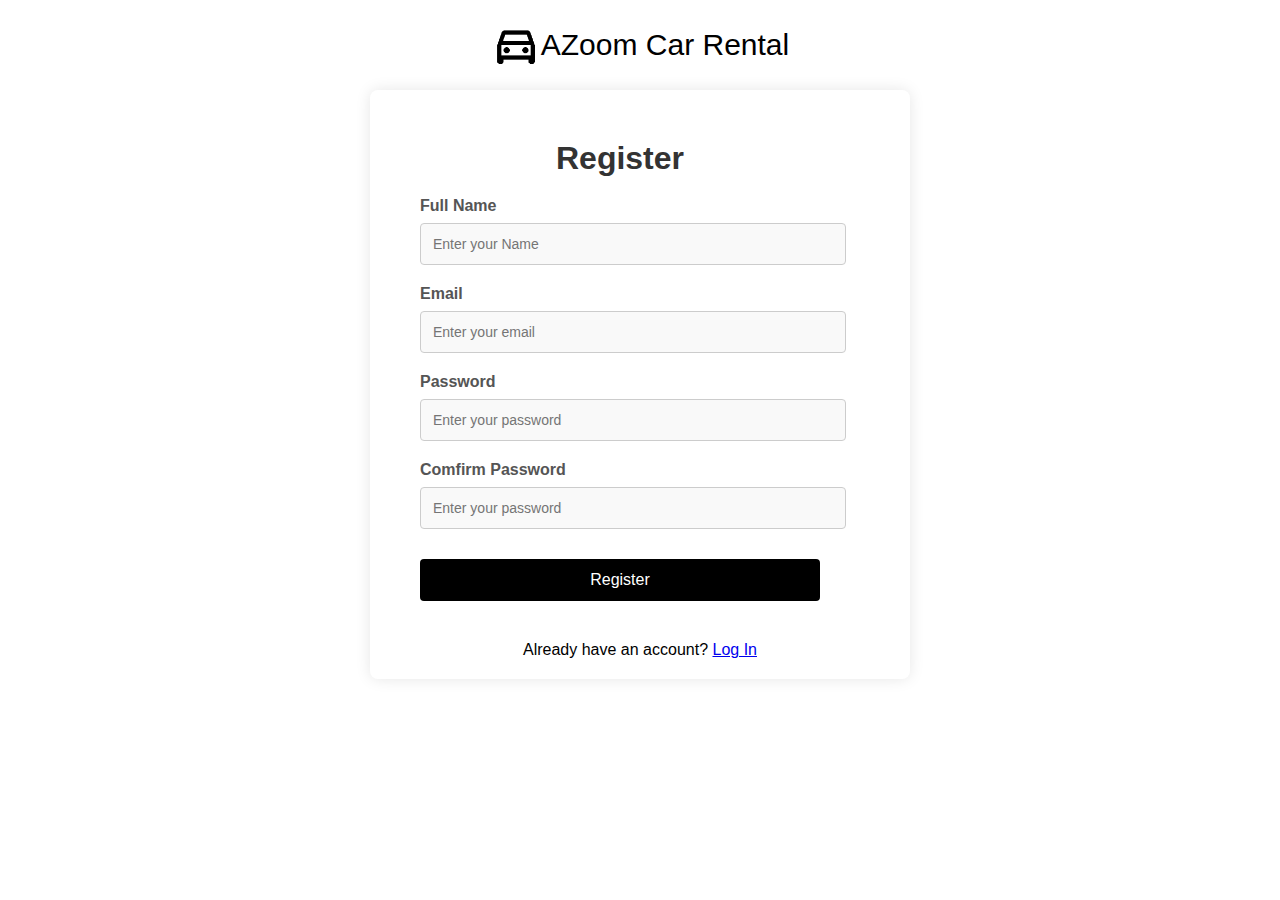
<file: register.html>
<!DOCTYPE html>
<html lang="en">
  <head>
    <meta charset="UTF-8" />
    <meta name="viewport" content="width=device-width, initial-scale=1.0" />
    <title>Register - AZoom Car Rental</title>
    <link rel="stylesheet" href="./resources/css/register.css" />
  </head>
  <body>
    <header>
      <img src="./resources/img/logo.png" alt="logo" id="logo" />
      <a href="index.html">AZoom Car Rental</a>
    </header>
    <main>
      <form class="form-container">
        <h1>Register</h1>
        <label for="username">Full Name</label>
        <input
          type="text"
          id="full-name"
          name="name"
          placeholder="Enter your Name"
          required
        />

        <label for="email">Email</label>
        <input
          type="email"
          id="email"
          name="email"
          placeholder="Enter your email"
          required
        />

        <label for="password">Password</label>
        <input
          type="password"
          id="password"
          name="password"
          placeholder="Enter your password"
          required
        />

        <label for="password1">Comfirm Password</label>
        <input
          type="password"
          id="password1"
          name="password1"
          placeholder="Enter your password"
          required
        />
        <button type="submit">Register</button>
      </form>
      <p style="text-align: center">
        Already have an account?
        <a href="login.html" class="login-acc">Log In</a>
      </p>
    </main>
    <!-- JavaScript -->

    <script>
      const registerForm = document.querySelector(".form-container");
      registerForm.addEventListener("submit", (e) => {
        e.preventDefault();

        const name = registerForm.name.value;
        const email = registerForm.email.value;
        const password = registerForm.password.value;
        const password1 = registerForm.password1.value;

        if (password.length < 6) {
          alert("Password is too short.");
          return;
        } else {
          if (password == password1) {
            localStorage.setItem("name", name);
            localStorage.setItem("email", email);
            localStorage.setItem("password", password);
            alert("Successfully Registered.");
            window.location.href = "login.html";
          } else {
            alert("Passwords are not match.");
            return;
          }
        }
      });
    </script>
  </body>
</html>
</file>
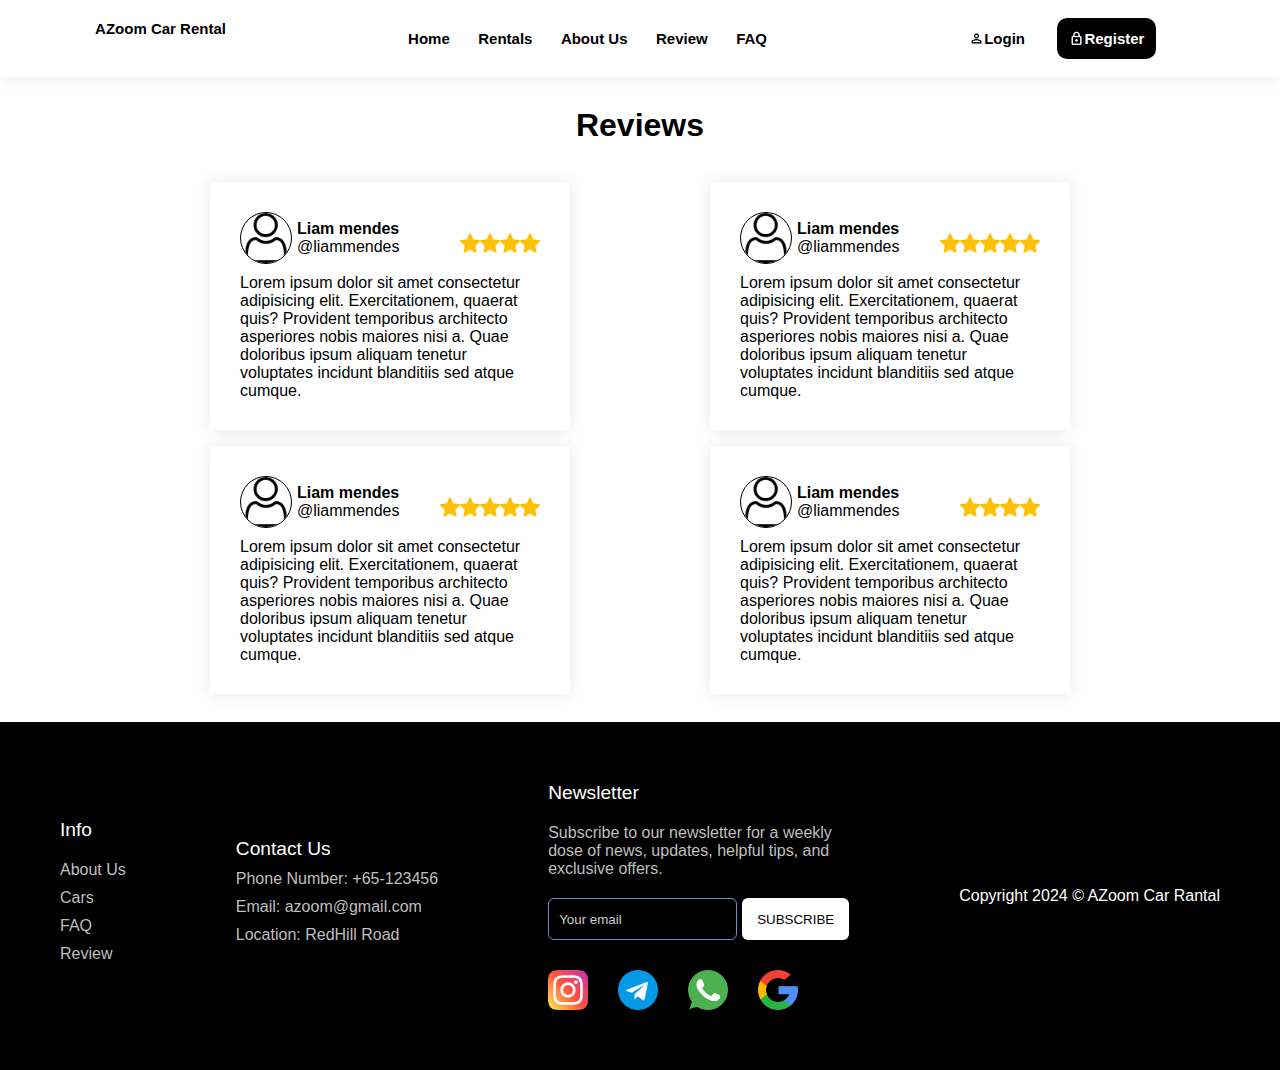
<file: review.html>
<!DOCTYPE html>
<html lang="en">
  <head>
    <meta charset="UTF-8" />
    <meta name="viewport" content="width=device-width, initial-scale=1.0" />
    <title>Reviews - AZoom Car Rental</title>
    <link rel="stylesheet" href="./resources/css/styles.css" />
  </head>
  <body>
    <!-- Header -->
    <header>
      <div class="title">
        <a href="index.html">AZoom Car Rental</a>
      </div>
      <nav class="nav-bar">
        <ul>
          <li>
            <a href="index.html">Home</a>
          </li>
          <li><a href="rentals.html">Rentals</a></li>
          <li><a href="about.html">About Us</a></li>
          <li><a href="review.html">Review</a></li>
          <li><a href="faq.html">FAQ</a></li>
        </ul>
      </nav>
      <div id="account">
        <ul>
          <li>
            <a href="login.html" id="login"
              ><img
                src="./resources/img/login_light.png"
                alt=""
                id="login_icon"
              />Login</a
            >
          </li>
          <li>
            <a href="register.html" id="register"
              ><img
                src="./resources/img/register_dark.png"
                alt=""
                id="register_icon"
              />Register</a
            >
          </li>
          <li>
            <a href="profile.html" id="profile"
              ><img
                src="./resources/img/user.png"
                alt=""
                id="register_icon"
              />Profile</a
            >
          </li>
        </ul>
      </div>
    </header>
    <main>
      <h1 class="review-title">Reviews</h1>
      <!-- Reviews container -->
      <div class="reviews-container">
        <div class="review">
          <div class="top">
            <div class="review-profile">
              <img src="./resources/img/user.png" alt="" />
              <div class="name-user">
                <strong>Liam mendes</strong>
                <span>@liammendes</span>
              </div>
            </div>
            <div class="stars">
              <img src="./resources/img/star.png" alt="" />
              <img src="./resources/img/star.png" alt="" />
              <img src="./resources/img/star.png" alt="" />
              <img src="./resources/img/star.png" alt="" />
            </div>
          </div>

          <div class="comment">
            <p>
              Lorem ipsum dolor sit amet consectetur adipisicing elit.
              Exercitationem, quaerat quis? Provident temporibus architecto
              asperiores nobis maiores nisi a. Quae doloribus ipsum aliquam
              tenetur voluptates incidunt blanditiis sed atque cumque.
            </p>
          </div>
        </div>

        <div class="review">
          <div class="top">
            <div class="review-profile">
              <img src="./resources/img/user.png" alt="" />
              <div class="name-user">
                <strong>Liam mendes</strong>
                <span>@liammendes</span>
              </div>
            </div>
            <div class="stars">
              <img src="./resources/img/star.png" alt="" />
              <img src="./resources/img/star.png" alt="" />
              <img src="./resources/img/star.png" alt="" />
              <img src="./resources/img/star.png" alt="" />
              <img src="./resources/img/star.png" alt="" />
            </div>
          </div>

          <div class="comment">
            <p>
              Lorem ipsum dolor sit amet consectetur adipisicing elit.
              Exercitationem, quaerat quis? Provident temporibus architecto
              asperiores nobis maiores nisi a. Quae doloribus ipsum aliquam
              tenetur voluptates incidunt blanditiis sed atque cumque.
            </p>
          </div>
        </div>

        <div class="review">
          <div class="top">
            <div class="review-profile">
              <img src="./resources/img/user.png" alt="" />
              <div class="name-user">
                <strong>Liam mendes</strong>
                <span>@liammendes</span>
              </div>
            </div>
            <div class="stars">
              <img src="./resources/img/star.png" alt="" />
              <img src="./resources/img/star.png" alt="" />
              <img src="./resources/img/star.png" alt="" />
              <img src="./resources/img/star.png" alt="" />
              <img src="./resources/img/star.png" alt="" />
            </div>
          </div>

          <div class="comment">
            <p>
              Lorem ipsum dolor sit amet consectetur adipisicing elit.
              Exercitationem, quaerat quis? Provident temporibus architecto
              asperiores nobis maiores nisi a. Quae doloribus ipsum aliquam
              tenetur voluptates incidunt blanditiis sed atque cumque.
            </p>
          </div>
        </div>

        <div class="review">
          <div class="top">
            <div class="review-profile">
              <img src="./resources/img/user.png" alt="" />
              <div class="name-user">
                <strong>Liam mendes</strong>
                <span>@liammendes</span>
              </div>
            </div>
            <div class="stars">
              <img src="./resources/img/star.png" alt="" />
              <img src="./resources/img/star.png" alt="" />
              <img src="./resources/img/star.png" alt="" />
              <img src="./resources/img/star.png" alt="" />
            </div>
          </div>

          <div class="comment">
            <p>
              Lorem ipsum dolor sit amet consectetur adipisicing elit.
              Exercitationem, quaerat quis? Provident temporibus architecto
              asperiores nobis maiores nisi a. Quae doloribus ipsum aliquam
              tenetur voluptates incidunt blanditiis sed atque cumque.
            </p>
          </div>
        </div>
      </div>
      <!-- Footer -->
      <footer>
        <div class="footer-row">
          <div class="footer-col">
            <h4>Info</h4>
            <ul class="links">
              <li><a href="about.html">About Us</a></li>
              <li><a href="rentals.html">Cars</a></li>
              <li><a href="faq.html">FAQ</a></li>
              <li><a href="review.html">Review</a></li>
            </ul>
          </div>
          <div class="footer-col">
            <h4>Contact Us</h4>
            <ul class="contact-info">
              <li>Phone Number: +65-123456</li>
              <li>Email: azoom@gmail.com</li>
              <li>Location: RedHill Road</li>
            </ul>
          </div>
          <div class="footer-col">
            <h4>Newsletter</h4>
            <p>
              Subscribe to our newsletter for a weekly dose of news, updates,
              helpful tips, and exclusive offers.
            </p>
            <form id="subscribe-form">
              <input
                type="text"
                name="subscribeEmail"
                placeholder="Your email"
                required
              />
              <button type="submit">SUBSCRIBE</button>
            </form>
            <div class="icons">
              <img src="./resources/img/instagram.png" alt="" />
              <img src="./resources/img/telegram.png" alt="" />
              <img src="./resources/img/whatsapp.png" alt="" />
              <img src="./resources/img/search.png" alt="" />
            </div>
          </div>
          <p>Copyright 2024 &copy; AZoom Car Rantal</p>
        </div>
      </footer>
      <!-- End Of Footer -->
    </main>
    <script src="./resources/js/app.js"></script>
  </body>
</html>
</file>
<file: resources/css/styles.css>
* {
    padding: 0px;
    margin: 0px;
}

body {
    font-family: 'Open Sans', sans-serif;
    scroll-behavior: smooth;
}

/* Header Styling */
header {
    background-color: #fff;
    margin: 0px;
    color: #253237;
    display: flex;
    flex-direction: row;
    align-items: center;
    flex-wrap: wrap;
    justify-content: space-around;
    padding: 10px;
    box-shadow: 0px 0px 15px rgba(0, 0, 0, 0.1);
    font-weight: bold;
}

.title {
    display: flex;
    align-items: center;
    justify-content: center;
}

.title a {
    text-decoration: none;
    color: #000;
    font-family: 'Gill Sans', 'Gill Sans MT', Calibri, 'Trebuchet MS', sans-serif;
    font-size: 15px;
    margin-bottom: 20px;
}

.nav-bar li a, #account li a  {
    text-decoration: none;
    color: #000;
    transition: background-color 0.5s ease, color 0.5s ease;
    font-size: 15px;
}


.nav-bar li a:hover {
    color: rgb(140, 138, 138);
}

.nav-bar li{
    display: inline;
    padding: 12px;
}


#account ul li {
    display: inline-flex;
    align-items: center;
    padding: 8px;
}

#account img {
    width: 15px;
    height: 15px;
}

#account #login {
    display: flex;
    align-items: center;
    border-radius: 10px;
    padding: 12px;
    transition: color 0.5s ease;
    font-size: 15px;
}

#login:hover {
    color: #555;
}

#account #register {
    display: flex;
    align-items: center;
    background-color: #000;
    color: white;
    border-radius: 10px;
    padding: 12px;
    transition: background-color 0.3s ease, color 0.3s ease
}

#account #register:hover {
    border: #000 2px solid;
    background-color: #e2e9e9;
    color: black;
}

#account #profile {
    padding: 10px;
    vertical-align: middle;
    font-size: 1.2em;
    display: none;
}

#account #profile:hover {
   color: #666;
}



/* Home Page Styling */
.home-banner-container {
    background: url(../../images/banner.jpg);
    background-size: cover;
    height: 85vh;
}

.home-banner {
    height: 85vh;
    display: flex;
    align-items: center;
    justify-content: center;
    flex-direction: column;
    text-align: center;
    background-color: #0808089f;
    color: #fff;
}

#white-line {
    border: none; 
    height: 2px; 
    background-color: #fff; 
    width: 100px;
    text-align: justify;
    margin: 12px 0;
}

.banner-text {
    width: 70%;
    text-align: justify;
}
  
.home-banner .banner-text h1 {
    font-size: 2em;
    margin-bottom: 10px;
}
  
.home-banner .banner-text h4 {
    font-size: 1.2em;
    font-weight: normal;
    margin-bottom: 20px;
}
  
.home-banner .banner-text p {
    font-size: 1em;
    margin-bottom: 20px;
}
  
.home-banner .banner-text .button {
    padding: 10px 20px;
    color: #000;
    text-decoration: none;
    border: none;
    background-color: #fff;
    font-weight: bold;
    transition: background-color 0.5s ease, color 0.5s ease;
}
  
.home-banner .banner-text .button:hover {
    background-color: #555;
    color: #fff;
}

/* Popular Car Styling */
.popular-cars-container {
    margin: 0 auto;
}

.popular-cars-container .popular-cars-title {
    text-align: center;
    margin: 20px;
}

.popular-cars {
    display: flex;
    align-items: center;
    justify-content: space-between;
    margin: 20px auto;
    max-width: 1200px;
    flex-wrap: wrap;
    gap: 20px;
    padding: 10px;
}

.car1 {
    box-shadow: 0px 0px 20px rgba(0, 0, 0, 0.1);
    border-radius: 5px;
    padding: 20px;
    background-color: #fff;
    border: 1px solid #ddd;
    color: black;
    margin: 0 auto;
}

.car1 img {
    width: 280px;
}

.car1 p {
    font-size: 1em;
    color: #555;
    margin-bottom: 15px;
}

.car1 a {
    text-decoration: none;
    color: white;
    background-color: black;
    padding: 10px;
}

.car1 a:hover {
    background-color: transparent;
    color: #000;
    border: 1px solid #000;
}

/* why choose us */
.why-choose-us {
    padding: 20px;
    background-color: #000;
    color: #fff;
}
.why-choose-us h2 {
    text-align: center;
    margin: 20px auto;
}

.why-choose-us p {
    margin: 10px auto;
    text-align: center;
}

.features {
    display: grid;
    grid-template-columns: repeat(2, 1fr);
    gap: 20px;
    max-width: 1000px;
    margin: 0 auto;
}

.feature {
    padding: 20px;
    background-color: #fff;
    border: 1px solid #ddd;
    border-radius: 5px;
    color: black;
    text-align: center;
}

/* Promation Styling */
.promotions {
    text-align: center;
    padding: 40px 20px;
    background-color: #fafafa; /* Light background color for contrast */
}

.promotions img {
    width: 280px;
    margin-bottom: 10px;
}

.promotions h2 {
    font-size: 2em;
    margin-bottom: 20px;
}
  
.deals {
    display: grid;
    grid-template-columns: repeat(auto-fit, minmax(250px, 1fr));
    gap: 20px;
    max-width: 1000px;
    margin: 0 auto;
}

.deal {
    padding: 20px;
    background-color: #fff;
    border: 1px solid #ddd;
    border-radius: 5px;
    box-shadow: 0 4px 6px rgba(0, 0, 0, 0.1);
    text-align: left;
}

.deal h3 {
    font-size: 1.5em;
    color: #000;
    margin-bottom: 10px;
}
  
.deal p {
    font-size: 1em;
    color: #555;
    margin-bottom: 15px;
}

.button {
    display: inline-block;
    padding: 10px 20px;
    background-color: #000;
    color: #fff;
    text-decoration: none;
    font-weight: bold;
    border-radius: 3px;
    transition: background-color 0.3s;
    margin-top: 20px;

}
  
.button:hover {
    background-color: #555;
}

/* About Styling */
.about-menu {
    text-align: center;
    margin-top: 20px;
}

.about-menu ul li {
    display: inline;
}

.about-menu ul li a{
    text-decoration: none;
    color: black;
}

.about-menu ul li a:hover{
    color: grey;
}

.about-body {
    padding: 24px;
    display: flex;
    justify-content: space-between;
    align-items: center;
    flex-wrap: wrap;
}

.about-img {
    margin: 30px auto;
}

.about-body .about-img img{
    max-width: 400px;
}

.about-body .about-text {
    width: 50%;
    margin: 0 auto;
}

.about-body .about-text h1 {
    margin-bottom: 10px;
}

.about-body .about-text p {
    margin-bottom: 30px;
}

.about-body .about-text ul {
    margin-bottom: 30px;
    list-style-type: none;
    line-height: 2;
}

.about-body .about-text ul li {
    display: flex;
    flex-direction: row;
    align-items: center;
}

.about-body .about-text ul li img {
    width: 20px;
}

.about-body .about-text a {
    text-decoration: none;
    color: white;
    background-color: black;
    padding: 18px;
}

/* How it works styling */
.how-container {
    text-align: center;
    background-color: rgb(247, 247, 247);
    padding: 20px;
    margin: 0 auto;
    width: 100%;
}

.how-title {
    text-transform: capitalize;
}

.how-container .how-header h1{
    margin-top: 20px;
    margin-bottom: 20px
}

.how-container .how-header {
    text-align: center;
    display: flex;
    align-items: center;
    justify-content: center;
    flex-direction: column;
}

.how-container .how-header p {
    width: 50%;
    font-size: 20px;
}

.steps {
    display: flex;
    align-items: center;
    justify-content: space-around;
    flex-wrap: wrap;
    margin: 20px;
    padding: 20px;
    font-size: 20px;
}

.step {
    text-align: center;
    padding: 10px;
    width: 200px;
    margin-top: 20px;
}

.steps img {
    width: 50px;
}

/* Contact us styling */
.contact-container{
    display: flex;
    justify-content: center;
    flex-wrap: wrap;
    align-items: center;
    min-height: 50vh; 
    flex-direction: column;
}

.contact-header {
    margin-bottom: 20px;
}

.contact-body {
    display: grid;
    grid-template-columns: repeat(3, 1fr);
    column-gap: 50px;
    padding: 10px;
} 

.contact-body div {
    display: flex;
    flex-direction: column;
    align-items: center;
    padding: 10px;
    border: 1px solid #ccc;
    text-align: center;
    width: 100%; 
    max-width: 400px;
}

.contact-body img {
    width: 50px; 
    margin-bottom: 10px;
}

/* Get In Touch Styling */
.get-in-touch {
    display: flex;
    align-items: center;
    justify-content: space-around;
    box-shadow: 0px 0px 15px rgba(0, 0, 0, 0.1);
    margin: 50px;
    padding: 10px;
    background-color: white;
    border-radius: 10px;
    flex-wrap: wrap;
}

.get-in-touch img {
    max-width: 600px;
    min-width: 200px;
}

.form-container {
    padding: 30px;
    border-radius: 8px;
    max-width: 600px;
}

.form-container h1 {
    margin-bottom: 10px;
}

/* Form label styling */
.form-container label {
    display: block;
    margin-bottom: 10px;
    font-weight: bold;
    color: #555;
}

/* Input field styling */
.form-container input, .comment-box {
    width: 100%;
    padding: 12px;
    margin-bottom: 20px;
    border: 1px solid #ccc;
    border-radius: 4px;
    font-size: 14px;
    color: #333;
    background-color: #f9f9f9;
}

.send-btn {
    width: 100%;
    padding: 12px;
    background-color: black;
    color: white;
    border: none;
    border-radius: 4px;
    cursor: pointer;
    font-size: 16px;
    margin-top: 10px;
    margin-bottom: 10px;
    transition: background-color 1s ease, color 1s ease;
}

/* Button hover effect */
.send-btn:hover {
    border: 2px #000 solid;
    background: none;
    color: black;
}

/* Car Rental styling */
main #rental-title{
    text-align: center;
    margin: 30px auto; 
    color: #333;
}

.cars-container {
    display: grid;
    grid-template-columns: repeat(auto-fit, minmax(350px, 1fr));
    max-width: 1200px;
    margin: 18px auto;
    column-gap: 50px;
    padding: 10px;
}

.cars-container .car {
    padding: 5px;
    margin: 10px;
    border-radius: 20px;
}

.cars-container .car .details {
    box-shadow: 0px 0px 15px rgba(0, 0, 0, 0.1);
    padding: 10px;
    max-width: 400px;
    width: 100%;
    margin: 0 auto;
}

.cars-container .details h4{
    font-size: 18px;
    margin-bottom: 12px;
}

.spec1 {
    display: flex;                   
    flex-wrap: wrap;                
    align-items: center;
    justify-content: center;
    gap: 10px;  
    margin: 10px auto;
}

.detail-text2 {
    display: flex;                  
    align-items: center;       
    white-space: nowrap; 
    padding: 8px;
}

.detail-text2  img {
    margin-right: 5px;           
    width: 20px;                   
    height: 20px; 
}

.spec {
    padding: 8px;
    display: flex;
    flex-wrap: wrap;
    justify-content: space-around;
    align-items: center;
}

.price-text {
    padding-right: 10px;
    margin: 10px 0;
}

.cars-container .car .details .rent-btn {
    background-color: black;
    padding: 8px;
    color: white;
    transition: background-color 0.5s ease, color 0.5s ease;
    text-decoration: none;
    font-size: 15px;
    border-radius: 8px;
    display: block;
    text-align: center;
} 

.cars-container .car .details .rent-btn:hover {
    background-color: #666;

}

#details-car-img{
    max-width: 100%;
    width: 100%;
    height: 200px;
    border-radius: 5px;
}

/* Cars details styling */
#car-title {
    margin: 20px 0;
    text-align: center;
}

.booking-container {
    margin: 20px;
    display: flex;
    justify-content: space-around;
    flex-wrap: wrap;
    padding: 20px;
}

#specification {
    box-shadow: 0px 0px 15px rgba(0, 0, 0, 0.2);
    padding: 20px;
    line-height: 30px;
}

#specification p{
    font-weight: bold;
}

#specification span {
    color: #555;
    font-weight: normal;
}


.car-details-img {
    width: 100%;
    max-width: 750px;
    box-shadow: 0px 0px 15px rgba(0, 0, 0, 0.1);
    background-color: white;
    padding: 6px;
    border-radius: 3px;
}

#specification .spec-details{
    display: grid;
    grid-template-columns: repeat(3, 1fr); 
    gap: 10px;
    padding: 18px;
    font-size: 1em;
} 

.detail-text1 {
    display: inline-flex;           
    align-items: center;          
    margin-top: 5px;  
}

.detail-text1 img {
    width: 20px;
}

.desc {
    max-width: 720px;
    box-shadow: 0px 0px 15px rgba(0, 0, 0, 0.1);
    padding: 10px;
    margin: 20px 0;
}

.desc h3 {
    margin: 20px 0;
}

.desc p {
    margin: 10px 0;
    color: #666;
}

.services {
    background-color: white;
    max-width: 720px;
    box-shadow: 0px 0px 15px rgba(0, 0, 0, 0.1);
    padding: 10px;
    margin: 20px 0;
}

.services-title h3 {
    text-transform: uppercase;
    margin: 10px 0;
}

.services-details {
    display: flex;
    flex-wrap: wrap;
    justify-content: space-around;
    text-align: left;
    gap: 10px;
    padding: 18px;
    font-size: 15px;
}

.services-details img {
    width: 20px;
    display: inline-block;
    vertical-align: middle;
}
/* Booking Form Styling */
.booking-form {
    background-color: white;
    padding: 30px;
    max-width: 100%;
    min-width: 40%;
    box-shadow: 0px 0px 15px rgba(0, 0, 0, 0.1);
    
    span {
        color: red;
    }
    
    h2 {
        margin-bottom: 10px;
    }

    .personal-info {
        margin-top: 10px;
    }

    .personal-info .name {
        display: flex;
        flex-direction: row;
    }

    .personal-info .name div input {
        padding: 12px;
        margin-bottom: 10px;
        border: 1px solid #ccc;
        border-radius: 4px;
        font-size: 14px;
        color: #333;
        background-color: #f9f9f9;
        min-width: 80%;
    }

    .personal-info .name div {
        display: flex;
        flex-direction: column;
        width: 50%;
    }

    .personal-info label {
        font-weight: bold;
        color: #555;
        margin-bottom: 8px;
    }

    .personal-info .info {
        display: flex;
        flex-direction: column;
        margin-top: 10px;
    }

    .personal-info .info input {
        width: 40%;
        padding: 12px;
        margin-bottom: 10px;
        border: 1px solid #ccc;
        border-radius: 4px;
        font-size: 14px;
        color: #333;
        background-color: #f9f9f9;
    }
}

.days {
    margin: 10px 0;
    color: #555;
}

.rental-day-input label {
    font-weight: bold;
    color: #555;
}

.rental-day-input input {
    width: 40%;
    padding: 12px;
    margin-bottom: 10px;
    border: 1px solid #ccc;
    border-radius: 4px;
    font-size: 14px;
    color: #333;
    background-color: #f9f9f9;
}

.choose-location{
    margin: 20px 0;
}

.choose-location label {
    display: block;
    margin-bottom: 5px;
    font-size: 16px;
}

#locations {
    width: 100%;
    max-width: 250px;
    padding: 10px;
    font-size: 16px;
    color: black;
    background-color: #f9f9f9;
    border: 1px solid #ccc;
    border-radius: 4px;
    appearance: none;
    background-image: url('../img/down_arrow.png');
    background-repeat: no-repeat;
    background-position: right 10px center;
    background-size: 20px;
    cursor: pointer;
}

#locations:focus {
    outline: none;
}
#locations option:checked {
    background-color: transparent;
}

#locations:hover {
    border-color: black;
}

.choose-location label, .pick-up-date-time label {
    display: block;
    margin-bottom: 10px;
    font-weight: bold;
    color: #555;
}

.pick-up-date-time input {
    width: 40%;
    padding: 12px;
    margin-bottom: 10px;
    border: 1px solid #ccc;
    border-radius: 4px;
    font-size: 14px;
    color: #333;
    background-color: #f9f9f9;
}

#pick-up-time, #pick-up {
   font-family: 'Segoe UI', Tahoma, Geneva, Verdana, sans-serif;
   color: gray;
}

/* Payment Method Styling */
.payment-title {
    text-align: center;
    margin: 8px 0;
}
.payment-container{
    margin: 20px 0;
}

.payment {
    margin: 10px 0;
    display: flex;
    flex-direction: column;
}

.payment .cards img {
    width: 38px;
}

.payment .cards p {
    font-weight: bold;
    color: #555;
}

.payment label {
    font-weight: bold;
    color: #555;
    margin: 10px 0;
}

.payment label span {
    color: red;
}

.payment input {
    padding: 12px;
    margin-bottom: 10px;
    border: 1px solid #ccc;
    border-radius: 4px;
    font-size: 14px;
    color: #333;
    background-color: #f9f9f9;
}


.cvv-container {
    display: flex;
    justify-content: space-between;
    width: 80%;
    flex-wrap: wrap;
}

.cvv-container div {
    display: block;
}

.booking-btn {
    padding: 10px;
    background-color: black;
    color: white;
    width: 100%;
    transition: background-color 1s ease, color 1s ease;
    border: none;
    margin: 10px 0;
}

.cancel-btn{
    background-color: rgb(231, 58, 58);
    border: none;
    color: white;
    padding: 10px;
    transition: background-color 1s ease, color 1s ease;
    text-decoration: none;
    width: 100%;
}

.booking-btn:hover {
    background-color: transparent;
    border: 1px solid black;
    color: black;
}

.cancel-btn:hover {
    background-color: transparent;
    border: 1px solid rgb(231, 58, 58);
    color: black;
}
/* Payment Styling */
.billing-details-container {
    display: grid;
    grid-template-columns: 60% 40%;
    gap: 20px;
    margin: 30px auto;
    max-width: 1200px;
    padding: 20px;
}

@media (max-width: 768px) {
    .billing-details-container {
        grid-template-columns: 1fr;
    }
}

.billing-details h4 {
    margin-bottom: 25px;
}

.billing-form {
    display: flex;
    flex-direction: column;
    gap: 10px;
}

.order-details {
    box-shadow: 0px 0px 15px rgba(0, 0, 0, 0.1);
    padding: 20px;
}

#billing label {
    display: block;
    margin-bottom: 8px;
    color: #888;
    font-weight: bold;
}

#billing span {
    color: red;
}

#billing input {
    padding: 12px;
    margin-bottom: 20px;
    border: 1px solid #ccc;
    border-radius: 4px;
    font-size: 14px;
    color: #333;
    background-color: #f9f9f9;
    height: 25px;
    width: 95%;
}

/* Order Details */
#order-info {
    line-height: 30px;
}

#order-info p {
    font-size: 16px;
    color: #333;
    margin: 10px 0;
    font-weight: bold;
}

#order-info span {
    color: #555;
    margin-right: 5px;
    font-weight: lighter;
}

#order-info .car-name {
    font-weight: bold;
    font-size: 20px;
    margin-bottom: 15px;
}


#order-info span {
    color: gray;
}

.make-payment {
    padding: 10px;
    border-radius: 5px;
    border: none;
    background-color: #000;
    width: 100%;
    color: #fff;
    transition: background-color 0.5s ease, color 0.5s ease;
    margin-top: 10px;
}

.make-payment:hover{
    background-color: transparent;
    color: #000;
    border: 1px solid #000;
}

#office-payment-btn {
    padding: 10px;
    border: none;
    border-radius: 5px;
    width: 100%;
    transition: background-color 0.5s ease, color 0.5s ease;
    box-shadow: 0 0px 15px rgba(0, 0, 0, 0.1);
    background-color: #888;
    color: #fff;
}

#office-payment-btn:hover {
    background-color: transparent;
    color: #000;
    border: 1px solid #888;
}

/* FAQ styling */
.faq-container {
    max-width: 700px;
    height: 100vh;
    margin: 30px auto;
    padding: 20px;
    font-family: Arial, sans-serif;
  }
  
  .faq-container h2 {
    text-align: center;
    font-size: 2em;
    margin-bottom: 20px;
    color: #333;
  }
  
  .faq-item {
    margin-bottom: 10px;
    border: 1px solid #ddd;
    border-radius: 5px;
  }
  
  .faq-question {
    width: 100%;
    padding: 15px;
    font-size: 1.1em;
    background-color: #f7f7f7;
    border: none;
    text-align: left;
    cursor: pointer;
    outline: none;
  }
  
  .faq-answer {
    max-height: 0;
    overflow: hidden;
    padding: 0 15px;
    transition: max-height 0.3s ease;
    background-color: #fff;
  }
  
  .faq-answer p {
    margin: 10px 0;
    color: #666;
  }
  
  .faq-question.active + .faq-answer {
    max-height: 100px;
  }

.back-home {
    text-decoration: none;
    color: black;
    font-weight: bold;
    display: block;
    text-align: center;

    img {
        width: 20px;
        display: inline-block;
        vertical-align: middle;
    }
}

/* Profile Styling */
.profile-container {
    margin: 10px;
    text-align: center;

    #logout-btn {
        background-color: #000;
        padding: 10px;
        color: #fff;
        border: none;
    }

    #logout-btn:hover {
        background-color: transparent;
        border: #000 1px solid;
        color: #000;
    }

    img {
        width: 55px;
        border: #000 1px solid;
        padding: 25px;
        border-radius: 50px;
    }

    .profile-name, .profile-email{
        font-size: 18px;
        font-weight: bold;
        color: #333;
        margin-bottom: 10px;
    }
}

.profile-title {
    font-size: 20px;
    color: #444;
    margin-bottom: 15px;
    text-align: center;
}
  
#bookings {
    background-color: #fff;
    width: 100%;
    max-width: 600px;
    box-shadow: 0 4px 8px rgba(0, 0, 0, 0.1);
    border-radius: 10px;
    padding: 20px;
    margin: 20px auto;

}
  
#bookings p {
    color: #666;
    font-size: 14px;
}

.profile-car-name {
    font-size: 18px;
    font-weight: bold;
    color: #333;
    margin-bottom: 10px;
}
  
.profile-day-num,
.profile-location, .total, .isPaid{
    font-size: 15px;
    color: #666;
    margin-bottom: 8px;
}
  
.profile-day-num span,
.profile-location span, .total span {
    font-weight: bold;
    color: #444;
}

/* Reviews Styling */
.review-title {
    text-align: center;
    margin: 30px;
}
.reviews-container {
    background-color: white;
    display: flex;
    justify-content: space-between;
    flex-direction: row;
    margin: 20px auto;
    flex-wrap: wrap;
    max-width: 1000px;
}

.review {
    box-shadow: 0px 0px 15px rgba(0, 0, 0, 0.1);
    margin: 8px auto;
    padding: 30px;
    max-width: 300px;
    align-items: center;
}

.top {
    display: flex;
    align-items: center;
    justify-content: space-between;
}

.review-profile {
    display: flex;
    align-items: center;
    margin-bottom: 10px;
}

.stars{
    display: flex;
}

.stars img {
    max-width: 20px;
}


.review-profile img {
    max-width: 50px;
    border: 1px solid #000;
    border-radius: 50%;
    margin-right: 5px;
}

/* Footer styling */
footer {
    background: #000;

    .footer-row {
        display: flex;
        flex-wrap: wrap;
        justify-content: space-between;
        gap: 3.5rem;
        padding: 60px;
        align-items: center;
        margin: 0 auto;
        max-width: 1200px;
    }

    .footer-col h4 {
        color: #fff;
        font-size: 1.2rem;
        font-weight: 400;
        margin-bottom: 10px;
    }

    .footer-col .links {
        margin-top: 20px;
    }

    .footer-col .links li {
        list-style: none;
        margin-bottom: 10px;
        text-align: left;
    }
    
    .footer-col .links li a {
        text-decoration: none;
        color: #bfbfbf;
    }

    .footer-col .links li a:hover {
        color: #fff;
    }

    .footer-col .contact-info li {
        color: #bfbfbf;
        list-style: none;
        text-align: left;
        margin-bottom: 10px;
    }

    .footer-col p {
        margin: 20px 0;
        color: #bfbfbf;
        max-width: 300px;
    }

    .footer-col form {
        display: flex;
        gap: 5px;
    }

    .footer-col input {
        height: 40px;
        border-radius: 6px;
        background: none;
        width: 100%;
        outline: none;
        border: 1px solid #7489C6 ;
        caret-color: #fff;
        color: #fff;
        padding-left: 10px;
    }
    
    .footer-col input::placeholder {
        color: #ccc;
    }
    
    .footer-col form button {
        background: #fff;
        outline: none;
        border: none;
        padding: 10px 15px;
        border-radius: 6px;
        cursor: pointer;
        font-weight: 500;
        transition: 0.2s ease;
    }

    .footer-col form button:hover {
        background: #cecccc;
    }

    .footer-col .icons {
        display: flex;
        margin-top: 30px;
        gap: 30px;
        cursor: pointer;
    }

    .footer-col .icons img {
        width: 40px;
    }

    p {
        color: #fff;
    }
}

/* Page Not Found Styling */
.page-not-found {
    position: absolute;
    top: 50%;
    left: 50%;
    transform: translate(-50%, -50%);
    text-align: center;
}

.page-not-found h1 {
    font-size: 50px;
    margin-bottom: 10px;
}

.page-not-found h3 {
    margin-bottom: 20px;
}

.page-not-found a {
    color: black;
    border: 1.2px solid black;
    text-decoration: none;
    padding: 12px;
    transition: background-color 1s ease, color 1s ease;
    border-radius: 5px;
}

.page-not-found a:hover {
    background-color: black;
    color: white;
}

/* Decorations */
.black-line {
    border: none; 
    height: 2px; 
    background-color: black; 
    margin: auto;
    width: 100px;
    text-align: center;
}

.black-line1 {
    border: none; 
    height: 2px; 
    background-color: black; 
    margin: 10px auto;
    width: 100px;
}

.black-line2 {
    display: inline-block;  
    width: 50px;           
    height: 1px;            
    background-color: #fff;
    vertical-align: middle;
    margin-right: 10px;
}

.black-line3 {
    border: none; 
    height: 2px; 
    background-color: black; 
    width: 100px;
    margin-bottom: 8px;
}


/* Price details Styling (From payment page) */
#subtotal {
    margin-top: 20px;
}

#total-price {
    .price-detail-header{
        display: grid;
        grid-template-columns: repeat(4, 1fr);
        font-size: 18px;
        margin: 10px 0px;
    }

    .price-details-body {
        display: grid;
        grid-template-columns: repeat(4, 1fr);
        font-size: 15px;
        color: #777;
    }

    .other-fees {
        margin-top: 20px;
    }
    
    .total {
        display: flex;
        align-items: center;
        justify-content: space-between;
        width: 85%;
    }

}

.support-button {
    position: fixed;
    bottom: 20px;
    right: 20px;
    padding: 15px 20px;
    background-color: #fff;
    border: none;
    border-radius: 50px;
    box-shadow: 0 4px 8px rgba(0, 0, 0, 0.2);
    cursor: pointer;
    z-index: 1000;

    img {
        max-width: 30px;
    }
}

.support-button:hover {
    background-color: #d1d1d1;
}

#cancel-booking-profile {
    padding: 9px;
    background-color: rgb(243, 22, 22);
    border: none;
    color: white;
}

#cancel-booking-profile:hover {
    background-color: rgb(253, 56, 56);
}

#warn {
    margin: 10px 0;
    color: red;
}
</file>
<file: resources/css/login.css>
* {
    padding: 0px;
    margin: 0px;
}

body {
    font-family: 'Segoe UI', Tahoma, Geneva, Verdana, sans-serif;
}

header {
    margin: 0;
    padding: 20px;
    display: flex;
    justify-content: center;
    align-items: center;
}

header a {
    text-decoration: none;
    color: #000;
    font-family:'Lucida Sans', 'Lucida Sans Regular', 'Lucida Grande', 'Lucida Sans Unicode', Geneva, Verdana, sans-serif;
    font-size: 30px;
}


#logo {
    width: 50px;
    height: 50px;
}

/* Form styling */
main{
    display: flex;
    align-items: center;
    justify-content: center;
    margin-top: 50px;
}

.form-container {
    background-color: white;
    padding: 30px;
    border-radius: 8px;
    box-shadow: 0px 0px 15px rgba(0, 0, 0, 0.1);
    width: 100%;
    max-width: 400px;
}

h1 {
    text-align: center;
    margin-bottom: 20px;
    color: #333;
}

/* Form label styling */
label {
    display: block;
    margin-bottom: 8px;
    font-weight: bold;
    color: #555;
}

/* Input field styling */
input {
    width: 100%;
    padding: 12px;
    margin-bottom: 20px;
    border: 1px solid #ccc;
    border-radius: 4px;
    font-size: 14px;
    color: #333;
    background-color: #f9f9f9;
}

#forgot-password {
    color: red;
    text-decoration: none;
}


/* Button styling */
button {
    width: 100%;
    padding: 12px;
    background-color: black;
    color: white;
    border: none;
    border-radius: 4px;
    cursor: pointer;
    font-size: 16px;
    margin-top: 10px;
    margin-bottom: 10px;
    transition: background-color 1s ease, color 1s ease;
}

/* Button hover effect */
button:hover {
    border: 2px #000 solid;
    background: none;
    color: black;
}

.register-acc {
    text-decoration: none;
}
</file>
<file: resources/css/register.css>
* {
    padding: 0px;
    margin: 0px;
}

body {
    font-family: 'Segoe UI', Tahoma, Geneva, Verdana, sans-serif;
}

header {
    margin: 0;
    padding: 20px;
    display: flex;
    justify-content: center;
    align-items: center;
}

header a {
    text-decoration: none;
    color: #000;
    font-family:'Lucida Sans', 'Lucida Sans Regular', 'Lucida Grande', 'Lucida Sans Unicode', Geneva, Verdana, sans-serif;
    font-size: 30px;
}


#logo {
    width: 50px;
    height: 50px;
}

/* Form styling */
main{
    border-radius: 8px;
    box-shadow: 0px 0px 15px rgba(0, 0, 0, 0.1);
    width: 500px;
    margin: 0 auto;
    padding: 20px;
}

.form-container {
    padding: 30px;
    max-width: 400px;
}

h1 {
    text-align: center;
    margin-bottom: 20px;
    color: #333;
}

/* Form label styling */
label {
    display: block;
    margin-bottom: 8px;
    font-weight: bold;
    color: #555;
}

/* Input field styling */
input {
    width: 100%;
    padding: 12px;
    margin-bottom: 20px;
    border: 1px solid #ccc;
    border-radius: 4px;
    font-size: 14px;
    color: #333;
    background-color: #f9f9f9;
}

#forgot-password {
    color: red;
    text-decoration: none;
}


/* Button styling */
button {
    width: 100%;
    padding: 12px;
    background-color: black;
    color: white;
    border: none;
    border-radius: 4px;
    cursor: pointer;
    font-size: 16px;
    margin-top: 10px;
    margin-bottom: 10px;
    transition: background-color 1s ease, color 1s ease;
}

/* Button hover effect */
button:hover {
    border: 2px #000 solid;
    background: none;
    color: black;
}

.register-acc {
    text-decoration: none;
}
</file>
